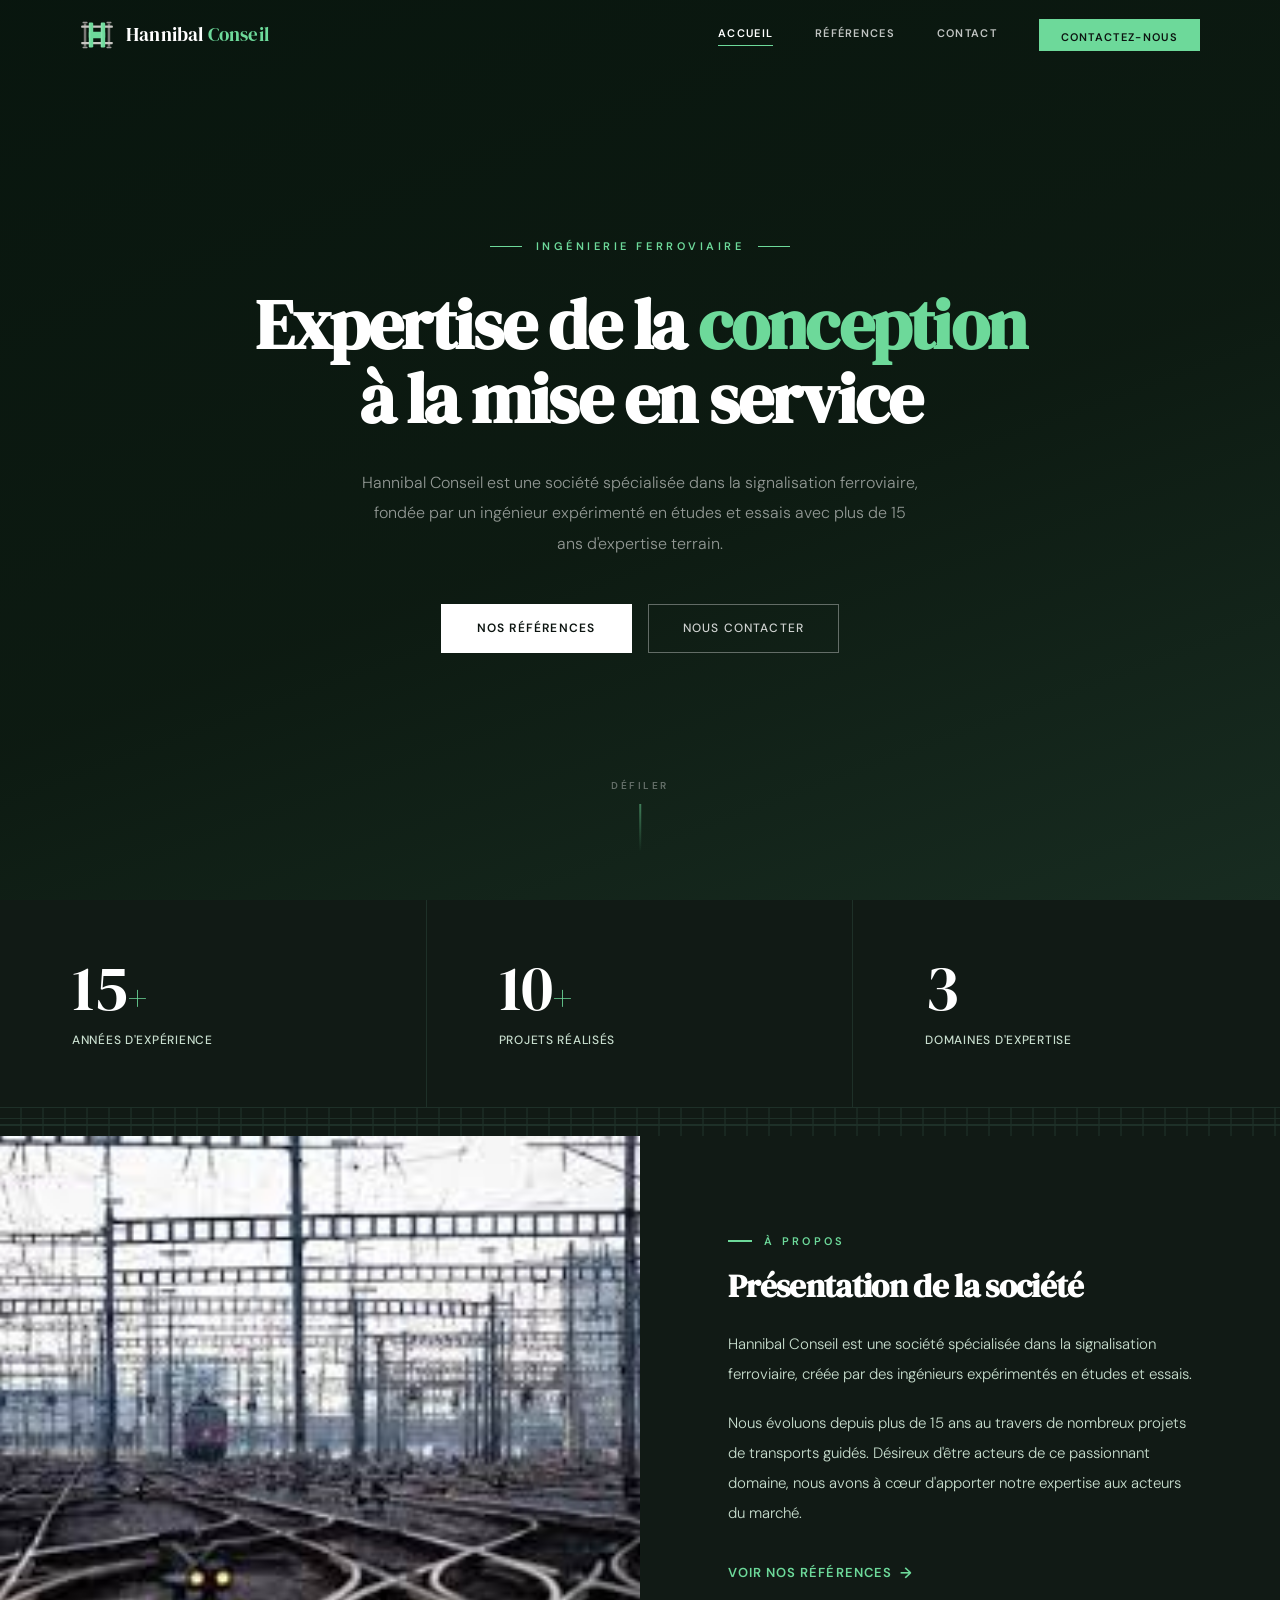
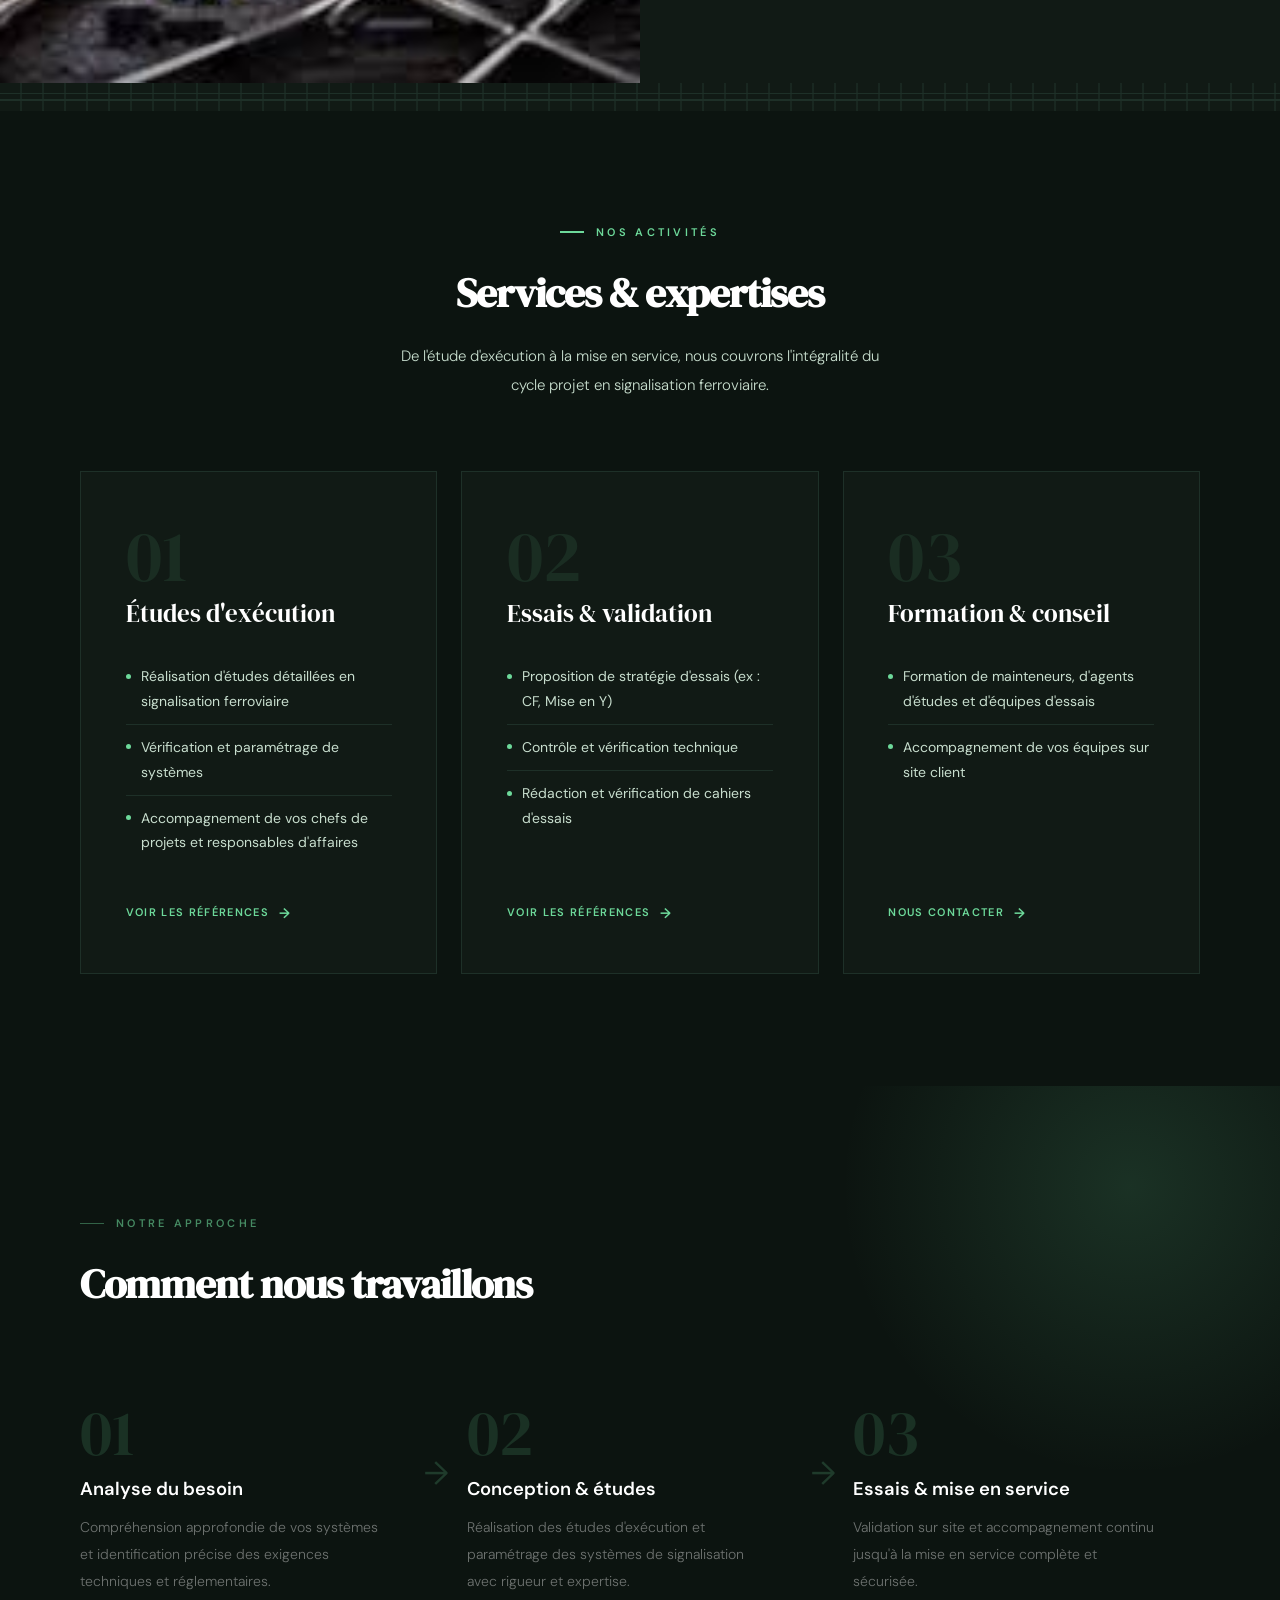
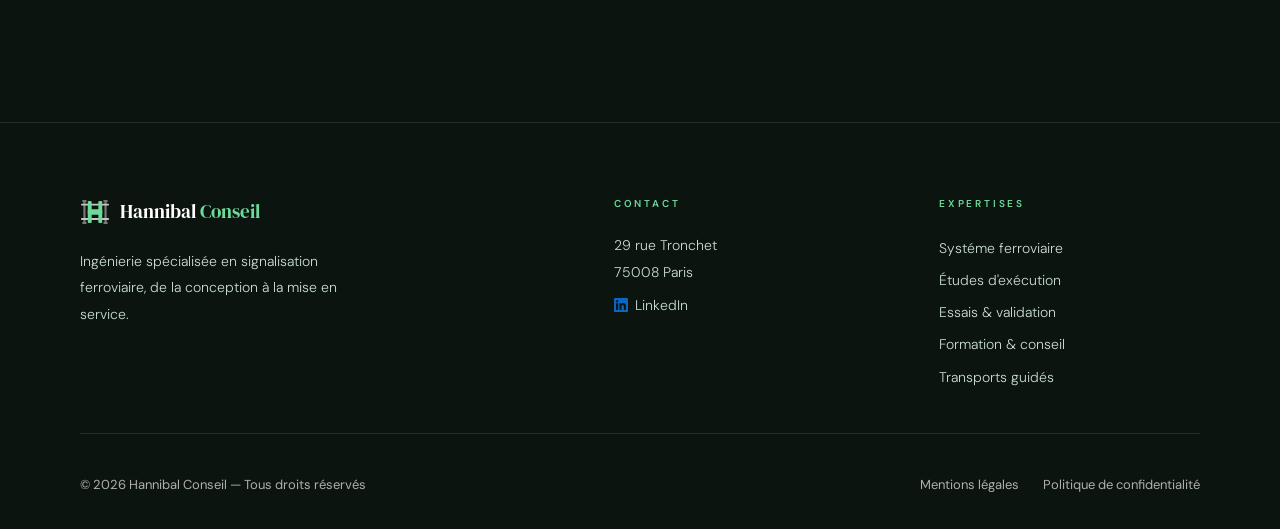
<file: index.html>
<!DOCTYPE html>
<html lang="fr">
<head>
<meta charset="UTF-8">
<link rel="icon" type="image/svg+xml" href="favicon.svg">
<link rel="shortcut icon" href="favicon.svg">
<meta name="viewport" content="width=device-width, initial-scale=1.0">
<title>Hannibal Conseil — Ingénierie en signalisation ferroviaire</title>
<meta name="description" content="Hannibal Conseil, société spécialisée en signalisation ferroviaire : études d'exécution, essais & validation, formations. Plus de 15 ans d'expertise.">
<link href="https://fonts.googleapis.com/css2?family=DM+Sans:wght@300;400;500;600;700&family=DM+Serif+Display&display=swap" rel="stylesheet">
<link rel="stylesheet" href="style.css">
<!-- Google Tag Manager -->
<script>(function(w,d,s,l,i){w[l]=w[l]||[];w[l].push({'gtm.start':
new Date().getTime(),event:'gtm.js'});var f=d.getElementsByTagName(s)[0],
j=d.createElement(s),dl=l!='dataLayer'?'&l='+l:'';j.async=true;j.src=
'https://www.googletagmanager.com/gtm.js?id='+i+dl;f.parentNode.insertBefore(j,f);
})(window,document,'script','dataLayer','GTM-5385WJS5');</script>
<!-- End Google Tag Manager -->
<style>
/* ── HERO PLEIN ÉCRAN CENTRÉ ── */
.hero {
  height: 100vh; min-height: 620px;
  position: relative;
  display: flex; align-items: center; justify-content: center;
  text-align: center; overflow: hidden;
}
.hero-bg { position: absolute; inset: 0; }
.hero-bg video, .hero-bg img {
  position: absolute; inset: 0;
  width: 100%; height: 100%; object-fit: cover;
}
.hero-overlay {
  position: absolute; inset: 0;
  background: linear-gradient(160deg, rgba(8,22,14,.9) 0%, rgba(13,28,18,.78) 55%, rgba(109,217,154,.12) 100%);
}
.hero-content {
  position: relative; z-index: 2;
  padding: calc(var(--nav-h) + 1rem) 2rem 6rem;
  max-width: 900px; width: 100%;
}
.hero-eyebrow {
  font-size: 11px; font-weight: 600; letter-spacing: .32em; text-transform: uppercase;
  color: var(--green-acc); margin-bottom: 2rem;
  display: flex; align-items: center; justify-content: center; gap: 14px;
  animation: fadeUp .8s ease .2s both;
}
.eyebrow-line { display: block; width: 32px; height: 1.5px; background: var(--green-acc); }
.hero h1 {
  font-family: 'DM Serif Display', serif;
  font-size: clamp(2.8rem, 5.5vw, 5.8rem);
  color: var(--white); line-height: 1.05;
  letter-spacing: -.025em; margin-bottom: 2rem;
  animation: fadeUp .9s ease .35s both;
}
.hero h1 span { color: var(--green-acc); }
.hero-desc {
  color: rgba(255,255,255,.55); font-size: 16px; font-weight: 300;
  line-height: 1.9; max-width: 560px; margin: 0 auto 2.8rem;
  animation: fadeUp .8s ease .5s both;
}
.hero-actions {
  display: flex; gap: 1rem; justify-content: center; flex-wrap: wrap;
  animation: fadeUp .8s ease .65s both;
}
.btn-white {
  background: var(--white); color: var(--dark);
  padding: 14px 36px; font-size: 12px; font-weight: 600;
  letter-spacing: .1em; text-transform: uppercase;
  display: inline-block; transition: background .2s, transform .2s;
}
.btn-white:hover { background: #efefef; transform: translateY(-2px); }
.btn-ghost {
  border: 1.5px solid rgba(255,255,255,.35); color: rgba(255,255,255,.8);
  padding: 13px 34px; font-size: 12px; font-weight: 500;
  letter-spacing: .1em; text-transform: uppercase;
  display: inline-block; transition: border-color .2s, color .2s, transform .2s;
}
.btn-ghost:hover { border-color: rgba(255,255,255,.7); color: var(--white); transform: translateY(-2px); }

/* Scroll indicator */
.hero-scroll {
  position: absolute; bottom: 3rem; left: 50%; transform: translateX(-50%);
  z-index: 2; display: flex; flex-direction: column; align-items: center; gap: 10px;
  animation: fadeIn 1.2s ease 1.1s both;
}
.hero-scroll span {
  font-size: 10px; font-weight: 600; letter-spacing: .25em;
  text-transform: uppercase; color: rgba(255,255,255,.35);
}
.hero-scroll-line {
  width: 1.5px; height: 48px;
  background: linear-gradient(to bottom, rgba(109,217,154,.5), transparent);
  animation: pulse 2.5s ease infinite;
}

/* ── CHIFFRES CLÉS ── */
.stats {
  display: grid; grid-template-columns: repeat(3, 1fr);
  border-bottom: 1px solid var(--border); background: var(--bg);
}
.stat-item {
  padding: 3.5rem 4.5rem; display: flex; flex-direction: column; gap: .6rem;
  border-right: 1px solid var(--border);
}
.stat-item:last-child { border-right: none; }
.stat-num { font-family: 'DM Serif Display', serif; font-size: 4rem; color: var(--white); line-height: 1; }
.stat-num span { color: var(--green-acc); font-size: 2.2rem; }
.stat-label { font-size: 12px; font-weight: 500; color: var(--muted); letter-spacing: .06em; text-transform: uppercase; }

/* ── PRÉSENTATION ── */
.presentation { display: grid; grid-template-columns: 1fr 1fr; min-height: 540px; }
.pres-img { position: relative; overflow: hidden; min-height: 400px; }
.pres-img img {
  position: absolute; inset: 0; width: 100%; height: 100%;
  object-fit: cover; transition: transform 6s ease;
}
.pres-img:hover img { transform: scale(1.04); }
.pres-content {
  padding: 6rem 5.5rem; background: var(--bg);
  display: flex; flex-direction: column; justify-content: center;
}
.pres-content h2 {
  font-family: 'DM Serif Display', serif;
  font-size: clamp(1.8rem, 2.6vw, 2.8rem);
  color: var(--white); line-height: 1.15;
  margin-bottom: 1.5rem; letter-spacing: -.02em;
}
.pres-content p { color: var(--muted); font-size: 15px; font-weight: 300; line-height: 2; margin-bottom: 1.2rem; }
.pres-content p:last-of-type { margin-bottom: 2rem; }

/* ── SERVICES — 3 CARTES ── */
.services { padding: 7rem 5rem; background: var(--dark); }
.services-header { text-align: center; margin-bottom: 4.5rem; }
.services-header .section-tag { justify-content: center; }
.services-header h2 {
  font-family: 'DM Serif Display', serif;
  font-size: clamp(2rem, 3.2vw, 3.2rem);
  color: var(--white); letter-spacing: -.025em; margin-bottom: .6rem;
}
.services-sub {
  color: var(--muted); font-size: 15px; max-width: 480px;
  margin: .8rem auto 0; font-weight: 300; line-height: 1.9;
}
.services-cards {
  display: grid; grid-template-columns: repeat(3, 1fr);
  gap: 1.5rem; max-width: 1280px; margin: 0 auto;
}
.service-card {
  background: var(--bg); padding: 3rem 2.8rem;
  border: 1px solid var(--border);
  display: flex; flex-direction: column;
  position: relative; overflow: hidden;
  transition: border-color .3s, box-shadow .35s, transform .35s;
}
.service-card::before {
  content: ''; position: absolute; top: 0; left: 0; right: 0;
  height: 3px; background: linear-gradient(90deg, var(--green), var(--green-acc));
  transform: scaleX(0); transform-origin: left;
  transition: transform .4s ease;
}
.service-card:hover {
  border-color: rgba(109,217,154,.22);
  box-shadow: 0 18px 56px rgba(109,217,154,.07);
  transform: translateY(-6px);
}
.service-card:hover::before { transform: scaleX(1); }
.card-num {
  font-family: 'DM Serif Display', serif;
  font-size: 4.5rem; color: rgba(109,217,154,.1); line-height: 1; margin-bottom: .4rem;
}
.card-title {
  font-family: 'DM Serif Display', serif;
  font-size: 1.55rem; color: var(--white); margin-bottom: 1.6rem; line-height: 1.2;
}
.card-list { list-style: none; flex: 1; margin-bottom: 2.2rem; }
.card-list li {
  font-size: 14px; font-weight: 400; color: var(--muted); line-height: 1.75;
  padding: .65rem 0; border-bottom: 1px solid var(--border);
  display: flex; align-items: flex-start; gap: 10px;
}
.card-list li::before {
  content: ''; display: block; width: 5px; height: 5px;
  background: var(--green-acc); border-radius: 50%;
  margin-top: .58rem; flex-shrink: 0;
}
.card-list li:last-child { border-bottom: none; }
.card-cta {
  display: inline-flex; align-items: center; gap: 10px;
  font-size: 11px; font-weight: 600; letter-spacing: .12em;
  text-transform: uppercase; color: var(--green);
  transition: gap .25s, color .25s;
}
.card-cta::after { content: '→'; font-size: 14px; transition: transform .25s; }
.card-cta:hover { color: var(--green-mid); gap: 14px; }
.card-cta:hover::after { transform: translateX(4px); }

/* ── NOTRE APPROCHE (section sombre) ── */
.processus {
  background: var(--dark); padding: 8rem 5rem;
  position: relative; overflow: hidden;
}
.processus::after {
  content: ''; position: absolute;
  top: -200px; right: -150px;
  width: 600px; height: 600px;
  background: radial-gradient(circle, rgba(109,217,154,.15) 0%, transparent 68%);
  pointer-events: none;
}
.processus .section-tag { color: rgba(109,217,154,.6); }
.processus .section-tag::before { background: rgba(109,217,154,.4); }
.processus h2 {
  font-family: 'DM Serif Display', serif;
  font-size: clamp(2rem, 3.2vw, 3.2rem);
  color: var(--white); letter-spacing: -.025em; margin-bottom: 5rem;
}
.process-grid {
  display: grid;
  grid-template-columns: 1fr 60px 1fr 60px 1fr;
  align-items: start;
  max-width: 1100px;
}
.process-step { padding-right: 1rem; }
.step-num {
  font-family: 'DM Serif Display', serif;
  font-size: 4rem; line-height: 1; margin-bottom: .8rem;
  color: rgba(109,217,154,.15);
}
.process-step h3 {
  color: var(--white); font-size: 1.15rem; font-weight: 600;
  margin-bottom: .8rem; line-height: 1.3;
}
.process-step p {
  color: rgba(255,255,255,.4); font-size: 14px;
  font-weight: 300; line-height: 1.9;
}
.process-arrow {
  display: flex; align-items: center; justify-content: center;
  margin-top: 3.5rem;
  color: rgba(109,217,154,.2); font-size: 2rem; line-height: 1;
}

/* ── CTA BANDE ── */
.cta-band {
  background: var(--dark); padding: 5.5rem 5rem;
  display: flex; align-items: center; justify-content: space-between; gap: 2rem;
  border-top: 1px solid rgba(109,217,154,.1);
}
.cta-band-text h2 {
  font-family: 'DM Serif Display', serif;
  font-size: clamp(1.7rem, 2.5vw, 2.6rem);
  color: var(--white); letter-spacing: -.025em; margin-bottom: .6rem;
}
.cta-band-text p { color: rgba(255,255,255,.48); font-size: 15px; font-weight: 300; }
.btn-green {
  background: var(--green-acc); color: var(--dark);
  padding: 15px 38px; font-size: 12px; font-weight: 700;
  letter-spacing: .12em; text-transform: uppercase;
  white-space: nowrap; display: inline-block;
  transition: background .2s, transform .2s;
}
.btn-green:hover { background: #89e3b0; transform: translateY(-2px); }

/* ════════════════════
   RESPONSIVE INDEX
════════════════════ */
@media (max-width: 1100px) {
  .stat-item { padding: 2.8rem 3.5rem; }
  .pres-content { padding: 5rem 4rem; }
  .services { padding: 6rem 3rem; }
  .processus { padding: 6rem 3rem; }
  .cta-band { padding: 5rem 3rem; }
}

@media (max-width: 900px) {
  .hero { min-height: 100svh; }
  .stats { grid-template-columns: 1fr; }
  .stat-item { border-right: none; border-bottom: 1px solid var(--border); padding: 2rem 2.5rem; }
  .stat-item:last-child { border-bottom: none; }
  .presentation { grid-template-columns: 1fr; }
  .pres-img { min-height: 300px; }
  .pres-content { padding: 4rem 2.5rem; }
  .services { padding: 5rem 2.5rem; }
  .services-cards { grid-template-columns: 1fr; }
  .processus { padding: 5rem 2.5rem; }
  .process-grid { grid-template-columns: 1fr; gap: 3rem; }
  .process-arrow { display: none; }
  .cta-band { flex-direction: column; align-items: flex-start; padding: 4rem 2.5rem; }
}

@media (max-width: 600px) {
  .hero-content { padding: calc(var(--nav-h) + 1rem) 1.5rem 5rem; }
  .hero-desc { max-width: 100%; }
  .hero-actions { flex-direction: column; align-items: center; }
  .btn-white, .btn-ghost { width: 100%; text-align: center; max-width: 280px; }
  .stat-item { padding: 1.8rem 1.5rem; }
  .pres-content { padding: 3rem 1.5rem; }
  .services { padding: 4rem 1.5rem; }
  .service-card { padding: 2.5rem 2rem; }
  .processus { padding: 4rem 1.5rem; }
  .cta-band { padding: 3.5rem 1.5rem; }
  .btn-green { width: 100%; text-align: center; }
}
</style>
</head>
<body>
<!-- Google Tag Manager (noscript) -->
<noscript><iframe src="https://www.googletagmanager.com/ns.html?id=GTM-5385WJS5"
height="0" width="0" style="display:none;visibility:hidden"></iframe></noscript>
<!-- End Google Tag Manager (noscript) -->
<!-- BARRE DE PROGRESSION -->
<div class="scroll-progress" id="scroll-progress"></div>

<!-- BURGER OVERLAY -->
<div class="nav-overlay" id="nav-overlay">
  <a href="index.html">Accueil</a>
  <a href="references.html">Références</a>
  <a href="contact.html">Contact</a>
  <a href="contact.html" class="nav-overlay-cta">Contactez-nous</a>
</div>

<!-- NAV -->
<nav id="navbar">
  <a href="index.html" class="nav-logo">
    <svg viewBox="0 0 54 54" style="width:34px;height:34px;flex-shrink:0" xmlns="http://www.w3.org/2000/svg">
      <rect x="4" y="6" width="8" height="2.5" rx="1" fill="#9a9896"/>
      <rect x="6" y="8.5" width="4" height="37" fill="#787674"/>
      <rect x="4" y="45.5" width="8" height="2.5" rx="1" fill="#9a9896"/>
      <rect x="42" y="6" width="8" height="2.5" rx="1" fill="#9a9896"/>
      <rect x="44" y="8.5" width="4" height="37" fill="#787674"/>
      <rect x="42" y="45.5" width="8" height="2.5" rx="1" fill="#9a9896"/>
      <rect x="2" y="12" width="50" height="3.5" rx="1" fill="#c8c6c2"/>
      <rect x="2" y="38" width="50" height="3.5" rx="1" fill="#c8c6c2"/>
      <rect x="14" y="7" width="7" height="40" rx="2" fill="#6dd99a"/>
      <rect x="33" y="7" width="7" height="40" rx="2" fill="#6dd99a"/>
      <rect x="14" y="22" width="26" height="10" rx="1.5" fill="#6dd99a"/>
      <rect x="14" y="7" width="2.5" height="40" rx="1" fill="white" opacity="0.18"/>
      <rect x="33" y="7" width="2.5" height="40" rx="1" fill="white" opacity="0.18"/>
    </svg>
    <span class="nav-brand">Hannibal <em>Conseil</em></span>
  </a>
  <div class="nav-links">
    <a href="index.html" class="active">Accueil</a>
    <a href="references.html">Références</a>
    <a href="contact.html">Contact</a>
    <a href="contact.html" class="nav-cta">Contactez-nous</a>
  </div>
  <button class="burger" id="burger" aria-label="Menu">
    <span></span><span></span><span></span>
  </button>
</nav>

<!-- HERO PLEIN ÉCRAN -->
<section class="hero">
  <div class="hero-bg">
    <video autoplay muted loop playsinline poster="https://images.pexels.com/videos/5057524/pexels-photo-5057524.jpeg?auto=compress&cs=tinysrgb&fit=crop&h=1080&w=1920">
      <source src="https://videos.pexels.com/video-files/5057524/5057524-uhd_1440_2560_25fps.mp4" type="video/mp4">
    </video>
  </div>
  <div class="hero-overlay"></div>
  <div class="hero-content">
    <div class="hero-eyebrow">
      <span class="eyebrow-line"></span>
      Ingénierie ferroviaire
      <span class="eyebrow-line"></span>
    </div>
    <h1>Expertise de la <span>conception</span><br>à la mise en service</h1>
    <p class="hero-desc">Hannibal Conseil est une société spécialisée dans la signalisation ferroviaire, fondée par un ingénieur expérimenté en études et essais avec plus de 15 ans d'expertise terrain.</p>
    <div class="hero-actions">
      <a href="references.html" class="btn-white">Nos références</a>
      <a href="contact.html" class="btn-ghost">Nous contacter</a>
    </div>
  </div>
  <div class="hero-scroll">
    <span>Défiler</span>
    <div class="hero-scroll-line"></div>
  </div>
</section>

<!-- CHIFFRES CLÉS -->
<div class="stats">
  <div class="stat-item reveal">
    <div class="stat-num">15<span>+</span></div>
    <div class="stat-label">Années d'expérience</div>
  </div>
  <div class="stat-item reveal d1">
    <div class="stat-num">10<span>+</span></div>
    <div class="stat-label">Projets réalisés</div>
  </div>
  <div class="stat-item reveal d2">
    <div class="stat-num">3</div>
    <div class="stat-label">Domaines d'expertise</div>
  </div>
</div>

<!-- RAIL DIVIDER -->
<div class="rail-divider"><div class="rail-divider-sleepers"></div></div>

<!-- PRÉSENTATION -->
<section class="presentation">
  <div class="pres-img">
    <img src="ferro.jpeg" alt="Infrastructure ferroviaire">
  </div>
  <div class="pres-content">
    <div class="section-tag reveal">À propos</div>
    <h2 class="reveal">Présentation de la société</h2>
    <p class="reveal">Hannibal Conseil est une société spécialisée dans la signalisation ferroviaire, créée par des ingénieurs expérimentés en études et essais.</p>
    <p class="reveal d1">Nous évoluons depuis plus de 15 ans au travers de nombreux projets de transports guidés. Désireux d'être acteurs de ce passionnant domaine, nous avons à cœur d'apporter notre expertise aux acteurs du marché.</p>
    <a href="references.html" class="link-arrow reveal d2">Voir nos références <span>→</span></a>
  </div>
</section>

<!-- RAIL DIVIDER -->
<div class="rail-divider"><div class="rail-divider-sleepers"></div></div>

<!-- SERVICES — 3 CARTES -->
<section class="services">
  <div class="services-header">
    <div class="section-tag reveal">Nos activités</div>
    <h2 class="reveal">Services &amp; expertises</h2>
    <p class="services-sub reveal d1">De l'étude d'exécution à la mise en service, nous couvrons l'intégralité du cycle projet en signalisation ferroviaire.</p>
  </div>
  <div class="services-cards">

    <div class="service-card reveal">
      <div class="card-num">01</div>
      <div class="card-title">Études d'exécution</div>
      <ul class="card-list">
        <li>Réalisation d'études détaillées en signalisation ferroviaire</li>
        <li>Vérification et paramétrage de systèmes</li>
        <li>Accompagnement de vos chefs de projets et responsables d'affaires</li>
      </ul>
      <a href="references.html" class="card-cta">Voir les références</a>
    </div>

    <div class="service-card reveal d1">
      <div class="card-num">02</div>
      <div class="card-title">Essais &amp; validation</div>
      <ul class="card-list">
        <li>Proposition de stratégie d'essais (ex : CF, Mise en Y)</li>
        <li>Contrôle et vérification technique</li>
        <li>Rédaction et vérification de cahiers d'essais</li>
      </ul>
      <a href="references.html" class="card-cta">Voir les références</a>
    </div>

    <div class="service-card reveal d2">
      <div class="card-num">03</div>
      <div class="card-title">Formation &amp; conseil</div>
      <ul class="card-list">
        <li>Formation de mainteneurs, d'agents d'études et d'équipes d'essais</li>
        <li>Accompagnement de vos équipes sur site client</li>
      </ul>
      <a href="contact.html" class="card-cta">Nous contacter</a>
    </div>

  </div>
</section>

<!-- NOTRE APPROCHE -->
<section class="processus">
  <div class="section-tag reveal">Notre approche</div>
  <h2 class="reveal">Comment nous travaillons</h2>
  <div class="process-grid">
    <div class="process-step reveal">
      <div class="step-num">01</div>
      <h3>Analyse du besoin</h3>
      <p>Compréhension approfondie de vos systèmes et identification précise des exigences techniques et réglementaires.</p>
    </div>
    <div class="process-arrow reveal d1">→</div>
    <div class="process-step reveal d1">
      <div class="step-num">02</div>
      <h3>Conception &amp; études</h3>
      <p>Réalisation des études d'exécution et paramétrage des systèmes de signalisation avec rigueur et expertise.</p>
    </div>
    <div class="process-arrow reveal d2">→</div>
    <div class="process-step reveal d2">
      <div class="step-num">03</div>
      <h3>Essais &amp; mise en service</h3>
      <p>Validation sur site et accompagnement continu jusqu'à la mise en service complète et sécurisée.</p>
    </div>
  </div>
</section>

<!-- FOOTER -->
<footer>
  <div class="footer-main">
    <div class="footer-inner">
      <div class="footer-col">
        <div class="footer-logo">
          <svg viewBox="0 0 54 54" style="width:30px;height:30px" xmlns="http://www.w3.org/2000/svg">
            <rect x="4" y="6" width="8" height="2.5" rx="1" fill="#9a9896"/>
            <rect x="6" y="8.5" width="4" height="37" fill="#787674"/>
            <rect x="4" y="45.5" width="8" height="2.5" rx="1" fill="#9a9896"/>
            <rect x="42" y="6" width="8" height="2.5" rx="1" fill="#9a9896"/>
            <rect x="44" y="8.5" width="4" height="37" fill="#787674"/>
            <rect x="42" y="45.5" width="8" height="2.5" rx="1" fill="#9a9896"/>
            <rect x="2" y="12" width="50" height="3.5" rx="1" fill="#c8c6c2"/>
            <rect x="2" y="38" width="50" height="3.5" rx="1" fill="#c8c6c2"/>
            <rect x="14" y="7" width="7" height="40" rx="2" fill="#6dd99a"/>
            <rect x="33" y="7" width="7" height="40" rx="2" fill="#6dd99a"/>
            <rect x="14" y="22" width="26" height="10" rx="1.5" fill="#6dd99a"/>
          </svg>
          <span class="footer-name">Hannibal <em>Conseil</em></span>
        </div>
        <p class="footer-desc">Ingénierie spécialisée en signalisation ferroviaire, de la conception à la mise en service.</p>
      </div>
      <div class="footer-col">
        <div class="footer-col-title">Contact</div>
        <p>29 rue Tronchet<br>75008 Paris</p>
        <a href="https://www.linkedin.com/in/wisam-i-6a949890" target="_blank" style="display:inline-flex;align-items:center;gap:7px;margin-top:.5rem">
          <svg xmlns="http://www.w3.org/2000/svg" width="14" height="14" viewBox="0 0 24 24" fill="#0A66C2"><path d="M20.447 20.452h-3.554v-5.569c0-1.328-.027-3.037-1.852-3.037-1.853 0-2.136 1.445-2.136 2.939v5.667H9.351V9h3.414v1.561h.046c.477-.9 1.637-1.85 3.37-1.85 3.601 0 4.267 2.37 4.267 5.455v6.286zM5.337 7.433a2.062 2.062 0 0 1-2.063-2.065 2.064 2.064 0 1 1 2.063 2.065zm1.782 13.019H3.555V9h3.564v11.452zM22.225 0H1.771C.792 0 0 .774 0 1.729v20.542C0 23.227.792 24 1.771 24h20.451C23.2 24 24 23.227 24 22.271V1.729C24 .774 23.2 0 22.222 0h.003z"/></svg>
          LinkedIn
        </a>
      </div>
      <div class="footer-col">
        <div class="footer-col-title">Expertises</div>
        <div class="footer-exp">
          Systéme ferroviaire<br>
          Études d'exécution<br>
          Essais &amp; validation<br>
          Formation &amp; conseil<br>
          Transports guidés
        </div>
      </div>
    </div>
    <div class="footer-bottom">
      <span class="footer-copy">© 2026 Hannibal Conseil — Tous droits réservés</span>
      <div class="footer-legal">
        <a href="mentions-legales.html">Mentions légales</a>
        <a href="privacy-policy.html">Politique de confidentialité</a>
      </div>
    </div>
  </div>
</footer>


<script>
// ── Barre de progression ──
const bar = document.getElementById('scroll-progress');
window.addEventListener('scroll', () => {
  const h = document.documentElement;
  bar.style.width = (h.scrollTop / (h.scrollHeight - h.clientHeight) * 100) + '%';
}, { passive: true });

// ── Nav sticky ──
const nav = document.getElementById('navbar');
let lastY = 0;
window.addEventListener('scroll', () => {
  const y = window.scrollY;
  if (y > 80) {
    nav.classList.add('sticky');
    nav.style.transform = (y > lastY && y > 200) ? 'translateY(-100%)' : 'translateY(0)';
  } else {
    nav.classList.remove('sticky');
    nav.style.transform = 'translateY(0)';
  }
  lastY = y;
}, { passive: true });

// ── Burger menu ──
const burger  = document.getElementById('burger');
const overlay = document.getElementById('nav-overlay');
burger.addEventListener('click', () => {
  burger.classList.toggle('open');
  overlay.classList.toggle('open');
  document.body.style.overflow = burger.classList.contains('open') ? 'hidden' : '';
});
overlay.querySelectorAll('a').forEach(a => {
  a.addEventListener('click', () => {
    burger.classList.remove('open');
    overlay.classList.remove('open');
    document.body.style.overflow = '';
  });
});

// ── Scroll reveal ──
const io = new IntersectionObserver(entries => {
  entries.forEach(e => { if (e.isIntersecting) { e.target.classList.add('visible'); io.unobserve(e.target); } });
}, { threshold: 0.1 });
document.querySelectorAll('.reveal, .reveal-r, .reveal-l').forEach(el => io.observe(el));
</script>
</body>
</html>
</file>
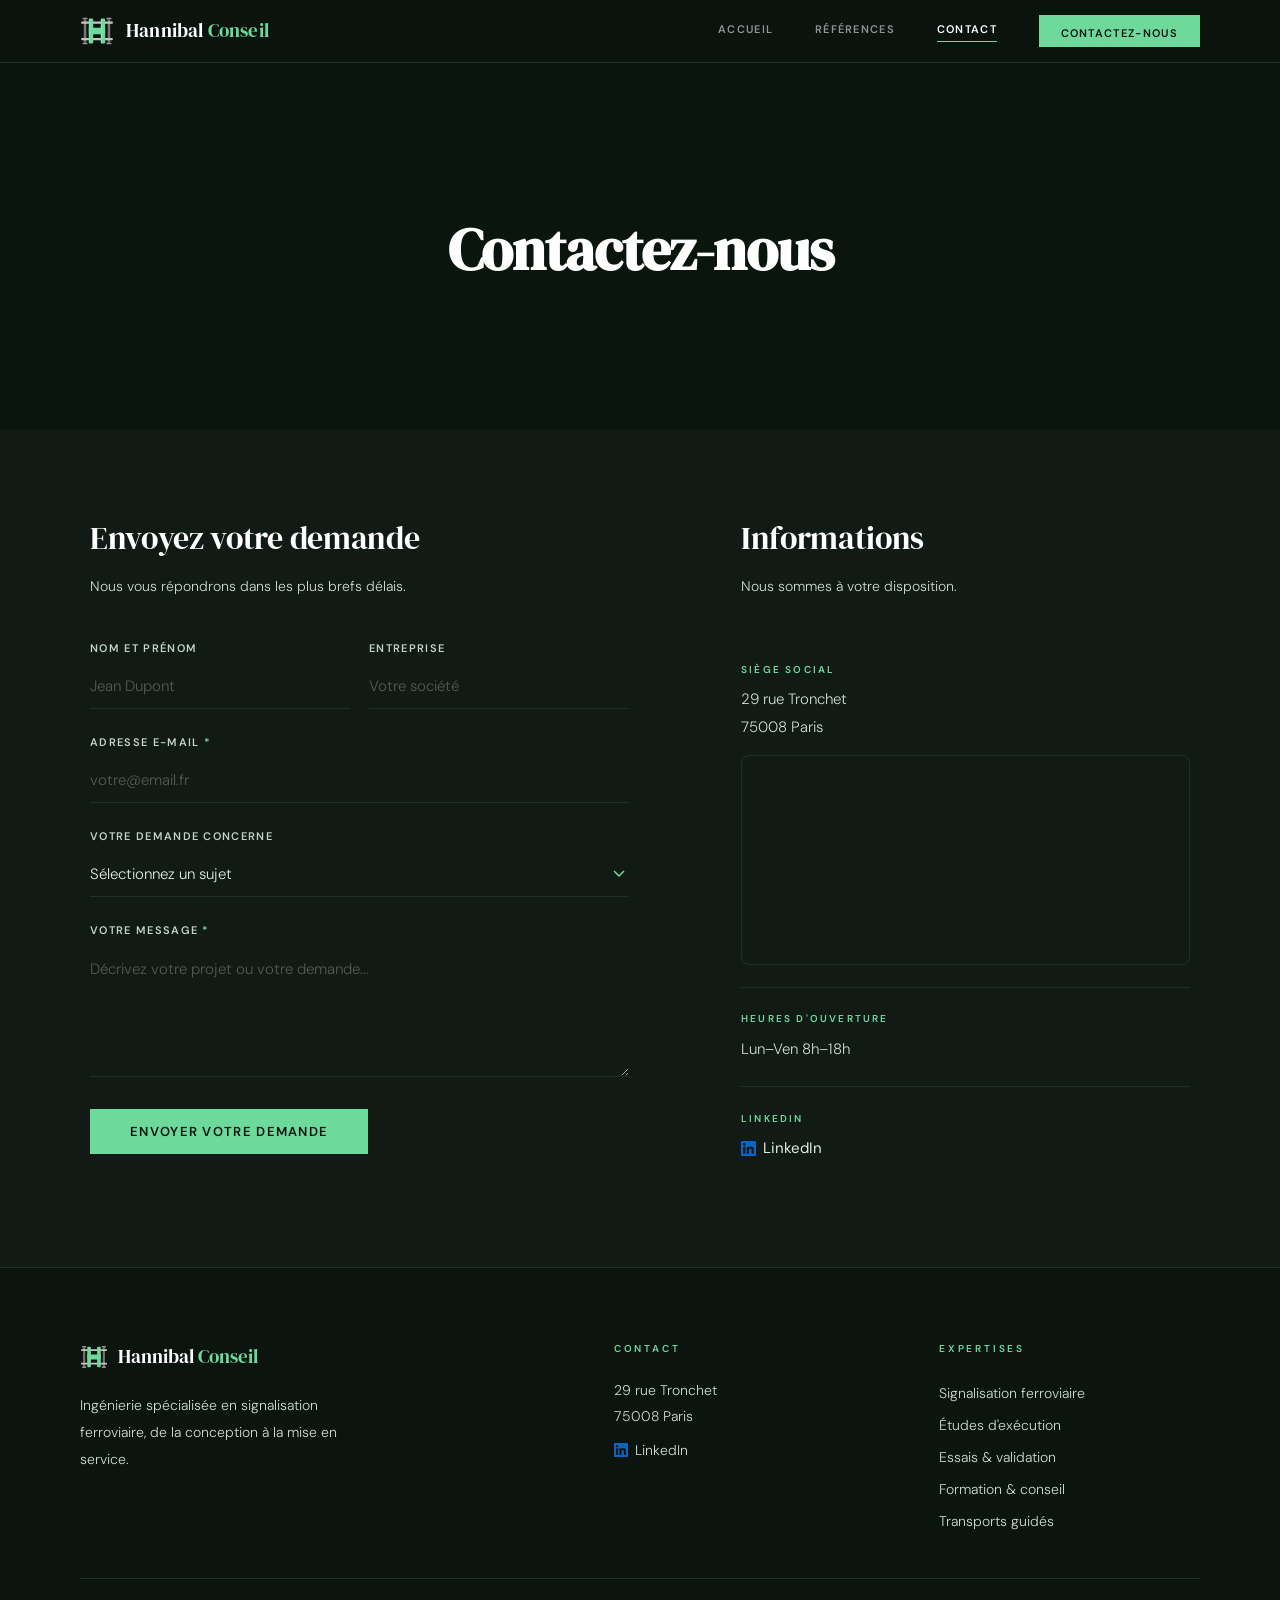
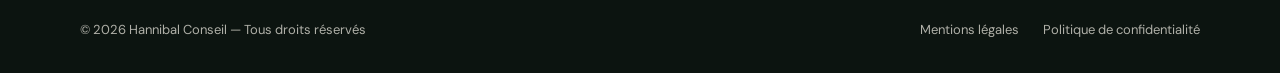
<file: contact.html>
<!DOCTYPE html>
<html lang="fr">
<head>
<meta charset="UTF-8">
<link rel="icon" type="image/svg+xml" href="favicon.svg">
<link rel="shortcut icon" href="favicon.svg">
<meta name="viewport" content="width=device-width, initial-scale=1.0">
<title>Contact — Hannibal Conseil</title>
<meta name="description" content="Contactez Hannibal Conseil pour vos projets de signalisation ferroviaire. Réponse sous 24 à 48h ouvrées.">
<link href="https://fonts.googleapis.com/css2?family=DM+Sans:wght@300;400;500;600;700&family=DM+Serif+Display&display=swap" rel="stylesheet">
<link rel="stylesheet" href="style.css">
<!-- Google Tag Manager -->
<script>(function(w,d,s,l,i){w[l]=w[l]||[];w[l].push({'gtm.start':
new Date().getTime(),event:'gtm.js'});var f=d.getElementsByTagName(s)[0],
j=d.createElement(s),dl=l!='dataLayer'?'&l='+l:'';j.async=true;j.src=
'https://www.googletagmanager.com/gtm.js?id='+i+dl;f.parentNode.insertBefore(j,f);
})(window,document,'script','dataLayer','GTM-5385WJS5');</script>
<!-- End Google Tag Manager -->
<style>
/* ── CONTACT ── */
.contact-wrap { padding: 5rem 5rem; background: var(--bg); }
.contact-grid {
  display: grid; grid-template-columns: 1.2fr 1fr; gap: 7rem;
  max-width: 1100px; margin: 0 auto;
}

.form-title {
  font-family: 'DM Serif Display', serif; font-size: 2rem;
  color: var(--white); margin-bottom: .5rem; letter-spacing: -.01em;
}
.form-sub { color: var(--muted); font-size: 14px; font-weight: 300; margin-bottom: 2.5rem; }
.form-row { display: grid; grid-template-columns: 1fr 1fr; gap: 1.2rem; }
.form-group { margin-bottom: 1.5rem; display: flex; flex-direction: column; gap: 6px; }
.form-group label { font-size: 11px; font-weight: 600; letter-spacing: .12em; text-transform: uppercase; color: var(--mid); }
.form-group input,
.form-group select,
.form-group textarea {
  background: var(--bg); border: none;
  border-bottom: 1.5px solid var(--border);
  padding: 12px 0; font-family: 'DM Sans', sans-serif;
  font-size: 15px; font-weight: 300; color: var(--text);
  outline: none; width: 100%; transition: border-color .25s; appearance: none;
}
.form-group input:focus,
.form-group select:focus,
.form-group textarea:focus { border-bottom-color: var(--green); }
.form-group input::placeholder,
.form-group textarea::placeholder { color: rgba(255,255,255,.28); }
.form-group textarea { resize: vertical; min-height: 130px; }
.form-group select {
  background-image: url("data:image/svg+xml,%3Csvg xmlns='http://www.w3.org/2000/svg' width='12' height='8' viewBox='0 0 12 8'%3E%3Cpath d='M1 1l5 5 5-5' stroke='%236dd99a' stroke-width='1.5' fill='none'/%3E%3C/svg%3E");
  background-repeat: no-repeat; background-position: right 4px center;
  background-color: var(--bg); padding-right: 32px; cursor: pointer;
}
.form-req { color: #6dd99a; }
.btn-submit {
  background: var(--green); color: var(--dark);
  border: none; padding: 14px 40px;
  font-family: 'DM Sans', sans-serif; font-size: 13px; font-weight: 600;
  letter-spacing: .1em; text-transform: uppercase;
  cursor: pointer; transition: background .2s, transform .2s; margin-top: .5rem;
}
.btn-submit:hover { background: var(--green-dk); transform: translateY(-2px); }

/* Infos côté droit */
.info-title {
  font-family: 'DM Serif Display', serif; font-size: 2rem;
  color: var(--white); margin-bottom: .5rem; letter-spacing: -.01em;
}
.info-sub { color: var(--muted); font-size: 14px; font-weight: 300; margin-bottom: 2.5rem; }
.info-block { padding: 1.4rem 0; border-bottom: 1px solid var(--border); }
.info-block:last-of-type { border-bottom: none; }
.info-label { font-size: 10px; font-weight: 600; letter-spacing: .22em; text-transform: uppercase; color: #6dd99a; margin-bottom: .5rem; }
.info-block p { color: var(--muted); font-size: 15px; font-weight: 300; line-height: 1.85; }
.info-block a { color: var(--text); font-size: 15px; font-weight: 400; transition: color .2s; }
.info-block a:hover { color: #6dd99a; }

/* ════════════════════
   RESPONSIVE CONTACT
════════════════════ */
@media (max-width: 1100px) {
  .contact-wrap { padding: 4rem 3rem; }
  .contact-grid { gap: 5rem; }
}

@media (max-width: 900px) {
  .contact-wrap { padding: 3rem 2.5rem; }
  .contact-grid { grid-template-columns: 1fr; gap: 3.5rem; }
}

@media (max-width: 600px) {
  .contact-wrap { padding: 2.5rem 1.5rem; }
  .form-row { grid-template-columns: 1fr; }
  .btn-submit { width: 100%; text-align: center; }
}
</style>
</head>
<body>
<!-- Google Tag Manager (noscript) -->
<noscript><iframe src="https://www.googletagmanager.com/ns.html?id=GTM-5385WJS5"
height="0" width="0" style="display:none;visibility:hidden"></iframe></noscript>
<!-- End Google Tag Manager (noscript) -->
<!-- BARRE DE PROGRESSION -->
<div class="scroll-progress" id="scroll-progress"></div>

<!-- BURGER OVERLAY -->
<div class="nav-overlay" id="nav-overlay">
  <a href="index.html">Accueil</a>
  <a href="references.html">Références</a>
  <a href="contact.html">Contact</a>
  <a href="contact.html" class="nav-overlay-cta">Contactez-nous</a>
</div>

<!-- NAV -->
<nav id="navbar" class="opaque">
  <a href="index.html" class="nav-logo">
    <svg viewBox="0 0 54 54" style="width:34px;height:34px;flex-shrink:0" xmlns="http://www.w3.org/2000/svg">
      <rect x="4" y="6" width="8" height="2.5" rx="1" fill="#9a9896"/>
      <rect x="6" y="8.5" width="4" height="37" fill="#787674"/>
      <rect x="4" y="45.5" width="8" height="2.5" rx="1" fill="#9a9896"/>
      <rect x="42" y="6" width="8" height="2.5" rx="1" fill="#9a9896"/>
      <rect x="44" y="8.5" width="4" height="37" fill="#787674"/>
      <rect x="42" y="45.5" width="8" height="2.5" rx="1" fill="#9a9896"/>
      <rect x="2" y="12" width="50" height="3.5" rx="1" fill="#c8c6c2"/>
      <rect x="2" y="38" width="50" height="3.5" rx="1" fill="#c8c6c2"/>
      <rect x="14" y="7" width="7" height="40" rx="2" fill="#6dd99a"/>
      <rect x="33" y="7" width="7" height="40" rx="2" fill="#6dd99a"/>
      <rect x="14" y="22" width="26" height="10" rx="1.5" fill="#6dd99a"/>
      <rect x="14" y="7" width="2.5" height="40" rx="1" fill="white" opacity="0.18"/>
      <rect x="33" y="7" width="2.5" height="40" rx="1" fill="white" opacity="0.18"/>
    </svg>
    <span class="nav-brand">Hannibal <em>Conseil</em></span>
  </a>
  <div class="nav-links">
    <a href="index.html">Accueil</a>
    <a href="references.html">Références</a>
    <a href="contact.html" class="active">Contact</a>
    <a href="contact.html" class="nav-cta">Contactez-nous</a>
  </div>
  <button class="burger" id="burger" aria-label="Menu">
    <span></span><span></span><span></span>
  </button>
</nav>

<!-- PAGE HERO -->
<div class="page-hero">
  <div class="page-hero-bg" style="background-image:url('https://images.unsplash.com/photo-1671695060824-3ff0fd2e7079?auto=format&fit=crop&w=1920')"></div>
  <div class="page-hero-overlay"></div>
  <div class="page-hero-content">
   <!-- <div class="page-hero-eyebrow">Parlons de votre projet</div>-->
    <h1>Contactez-nous</h1>
  </div>
</div>

<!-- FORMULAIRE + INFOS -->
<section class="contact-wrap">
  <div class="contact-grid">

    <!-- Formulaire -->
    <div class="reveal">
      <div class="form-title">Envoyez votre demande</div>
      <p class="form-sub">Nous vous répondrons dans les plus brefs délais.</p>
      <form name="contact" method="POST" data-netlify="true" data-netlify-honeypot="bot-field" action="/merci.html" id="contact-form">
        <input type="hidden" name="form-name" value="contact">
        <p hidden><input name="bot-field"></p>
        <div class="form-row">
          <div class="form-group">
            <label>Nom et Prénom</label>
            <input type="text" name="from_name" placeholder="Jean Dupont" required>
          </div>
          <div class="form-group">
            <label>Entreprise</label>
            <input type="text" name="company" placeholder="Votre société">
          </div>
        </div>
        <div class="form-group">
          <label>Adresse e-mail <span class="form-req">*</span></label>
          <input type="email" name="reply_to" placeholder="votre@email.fr" required>
        </div>
        <div class="form-group">
          <label>Votre demande concerne</label>
          <select name="subject">
            <option value="" disabled selected>Sélectionnez un sujet</option>
            <option value="Une prestation d'essais">Une prestation d'essais</option>
            <option value="Une prestation d'études">Une prestation d'études</option>
            <option value="Une formation">Une formation</option>
            <option value="Autre">Autre...</option>
          </select>
        </div>
        <div class="form-group">
          <label>Votre message <span class="form-req">*</span></label>
          <textarea name="message" placeholder="Décrivez votre projet ou votre demande..." required></textarea>
        </div>
        <button type="submit" class="btn-submit">Envoyer votre demande</button>
      </form>
    </div>

    <!-- Informations -->
    <div class="reveal d1">
      <div class="info-title">Informations</div>
      <p class="info-sub">Nous sommes à votre disposition.</p>
      <div class="info-block">
        <div class="info-label">Siège social</div>
        <p style="margin-bottom:.8rem">29 rue Tronchet<br>75008 Paris</p>
        <div style="border-radius:8px;overflow:hidden;border:1px solid var(--border);height:210px;">
          <iframe
            src="https://www.google.com/maps/embed?pb=!1m18!1m12!1m3!1d2624.2!2d2.3268!3d48.8742!2m3!1f0!2f0!3f0!3m2!1i1024!2i768!4f13.1!3m3!1m2!1s0x47e66e38d3c62181%3A0x9c63d04e0c48b0c0!2s29%20Rue%20Tronchet%2C%2075008%20Paris!5e0!3m2!1sfr!2sfr!4v1"
            width="100%" height="210" style="border:0;display:block"
            allowfullscreen="" loading="lazy"
            referrerpolicy="no-referrer-when-downgrade"
            title="29 rue Tronchet, Paris 8e">
          </iframe>
        </div>
      </div>
      <div class="info-block">
        <div class="info-label">Heures d'ouverture</div>
        <p>Lun–Ven 8h–18h</p>
      </div>
      <div class="info-block">
        <div class="info-label">LinkedIn</div>
        <a href="https://www.linkedin.com/in/wisam-i-6a949890" target="_blank" style="display:inline-flex;align-items:center;gap:7px;">
  <svg xmlns="http://www.w3.org/2000/svg" width="15" height="15" viewBox="0 0 24 24" fill="#0A66C2"><path d="M20.447 20.452h-3.554v-5.569c0-1.328-.027-3.037-1.852-3.037-1.853 0-2.136 1.445-2.136 2.939v5.667H9.351V9h3.414v1.561h.046c.477-.9 1.637-1.85 3.37-1.85 3.601 0 4.267 2.37 4.267 5.455v6.286zM5.337 7.433a2.062 2.062 0 0 1-2.063-2.065 2.064 2.064 0 1 1 2.063 2.065zm1.782 13.019H3.555V9h3.564v11.452zM22.225 0H1.771C.792 0 0 .774 0 1.729v20.542C0 23.227.792 24 1.771 24h20.451C23.2 24 24 23.227 24 22.271V1.729C24 .774 23.2 0 22.222 0h.003z"/></svg>
  LinkedIn
</a>
      </div>
    </div>

  </div>
</section>

<!-- FOOTER -->
<footer>
  <div class="footer-main">
    <div class="footer-inner">
      <div class="footer-col">
        <div class="footer-logo">
          <svg viewBox="0 0 54 54" style="width:28px;height:28px" xmlns="http://www.w3.org/2000/svg">
            <rect x="4" y="6" width="8" height="2.5" rx="1" fill="#9a9896"/>
            <rect x="6" y="8.5" width="4" height="37" fill="#787674"/>
            <rect x="4" y="45.5" width="8" height="2.5" rx="1" fill="#9a9896"/>
            <rect x="42" y="6" width="8" height="2.5" rx="1" fill="#9a9896"/>
            <rect x="44" y="8.5" width="4" height="37" fill="#787674"/>
            <rect x="42" y="45.5" width="8" height="2.5" rx="1" fill="#9a9896"/>
            <rect x="2" y="12" width="50" height="3.5" rx="1" fill="#c8c6c2"/>
            <rect x="2" y="38" width="50" height="3.5" rx="1" fill="#c8c6c2"/>
            <rect x="14" y="7" width="7" height="40" rx="2" fill="#6dd99a"/>
            <rect x="33" y="7" width="7" height="40" rx="2" fill="#6dd99a"/>
            <rect x="14" y="22" width="26" height="10" rx="1.5" fill="#6dd99a"/>
          </svg>
          <span class="footer-name">Hannibal <em>Conseil</em></span>
        </div>
        <p class="footer-desc">Ingénierie spécialisée en signalisation ferroviaire, de la conception à la mise en service.</p>
      </div>
      <div class="footer-col">
        <div class="footer-col-title">Contact</div>
        <p>29 rue Tronchet<br>75008 Paris</p>
        <a href="https://www.linkedin.com/in/wisam-i-6a949890" target="_blank" style="display:inline-flex;align-items:center;gap:7px;margin-top:.5rem">
          <svg xmlns="http://www.w3.org/2000/svg" width="14" height="14" viewBox="0 0 24 24" fill="#0A66C2"><path d="M20.447 20.452h-3.554v-5.569c0-1.328-.027-3.037-1.852-3.037-1.853 0-2.136 1.445-2.136 2.939v5.667H9.351V9h3.414v1.561h.046c.477-.9 1.637-1.85 3.37-1.85 3.601 0 4.267 2.37 4.267 5.455v6.286zM5.337 7.433a2.062 2.062 0 0 1-2.063-2.065 2.064 2.064 0 1 1 2.063 2.065zm1.782 13.019H3.555V9h3.564v11.452zM22.225 0H1.771C.792 0 0 .774 0 1.729v20.542C0 23.227.792 24 1.771 24h20.451C23.2 24 24 23.227 24 22.271V1.729C24 .774 23.2 0 22.222 0h.003z"/></svg>
          LinkedIn
        </a>
      </div>
      <div class="footer-col">
        <div class="footer-col-title">Expertises</div>
        <div class="footer-exp">
          Signalisation ferroviaire<br>
          Études d'exécution<br>
          Essais &amp; validation<br>
          Formation &amp; conseil<br>
          Transports guidés
        </div>
      </div>
    </div>
    <div class="footer-bottom">
      <span class="footer-copy">© 2026 Hannibal Conseil — Tous droits réservés</span>
      <div class="footer-legal">
        <a href="mentions-legales.html">Mentions légales</a>
        <a href="privacy-policy.html">Politique de confidentialité</a>
      </div>
    </div>
  </div>
</footer>


<script>
const bar = document.getElementById('scroll-progress');
window.addEventListener('scroll', () => {
  const h = document.documentElement;
  bar.style.width = (h.scrollTop / (h.scrollHeight - h.clientHeight) * 100) + '%';
}, { passive: true });

const nav = document.getElementById('navbar');
let lastY = 0;
window.addEventListener('scroll', () => {
  const y = window.scrollY;
  nav.style.transform = (y > lastY && y > 150) ? 'translateY(-100%)' : 'translateY(0)';
  lastY = y;
}, { passive: true });

const burger  = document.getElementById('burger');
const overlay = document.getElementById('nav-overlay');
burger.addEventListener('click', () => {
  burger.classList.toggle('open');
  overlay.classList.toggle('open');
  document.body.style.overflow = burger.classList.contains('open') ? 'hidden' : '';
});
overlay.querySelectorAll('a').forEach(a => {
  a.addEventListener('click', () => {
    burger.classList.remove('open');
    overlay.classList.remove('open');
    document.body.style.overflow = '';
  });
});

const io = new IntersectionObserver(entries => {
  entries.forEach(e => { if (e.isIntersecting) { e.target.classList.add('visible'); io.unobserve(e.target); } });
}, { threshold: 0.1 });
document.querySelectorAll('.reveal').forEach(el => io.observe(el));
</script>
</body>
</html>
</file>
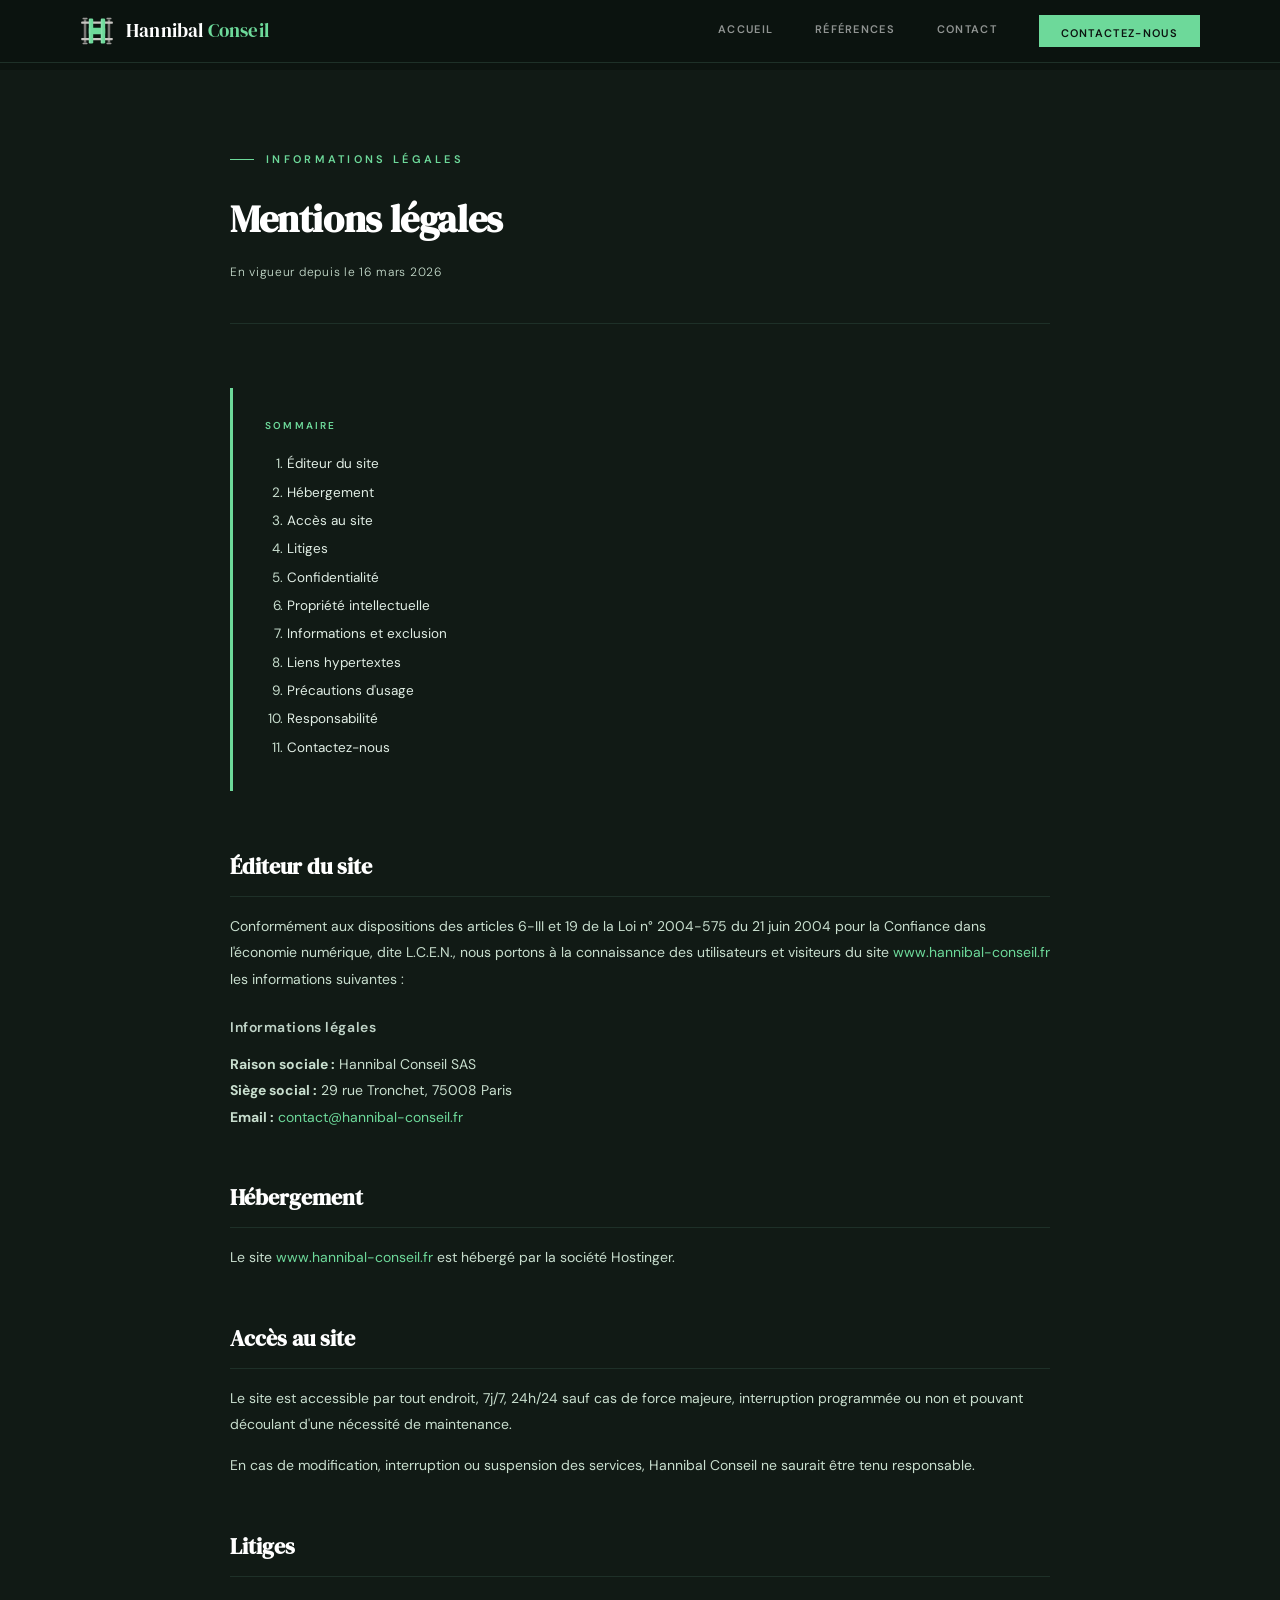
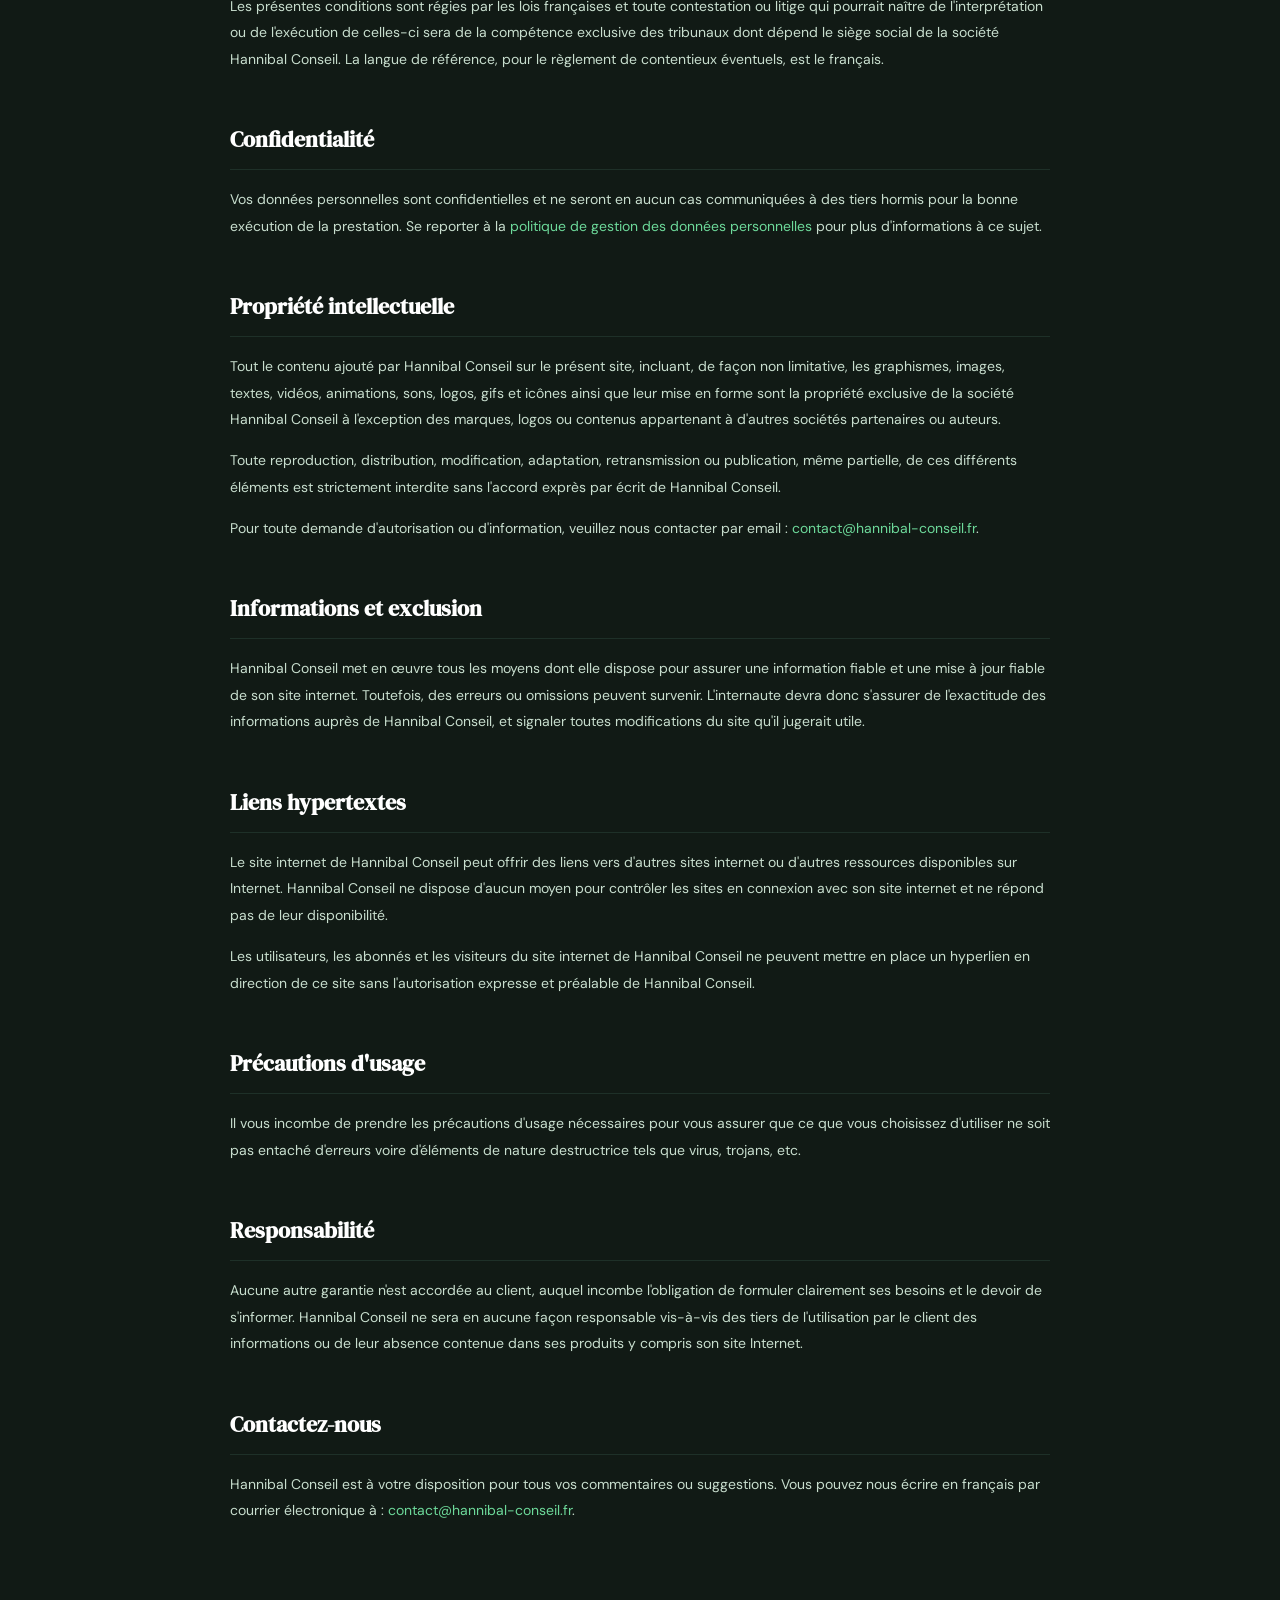
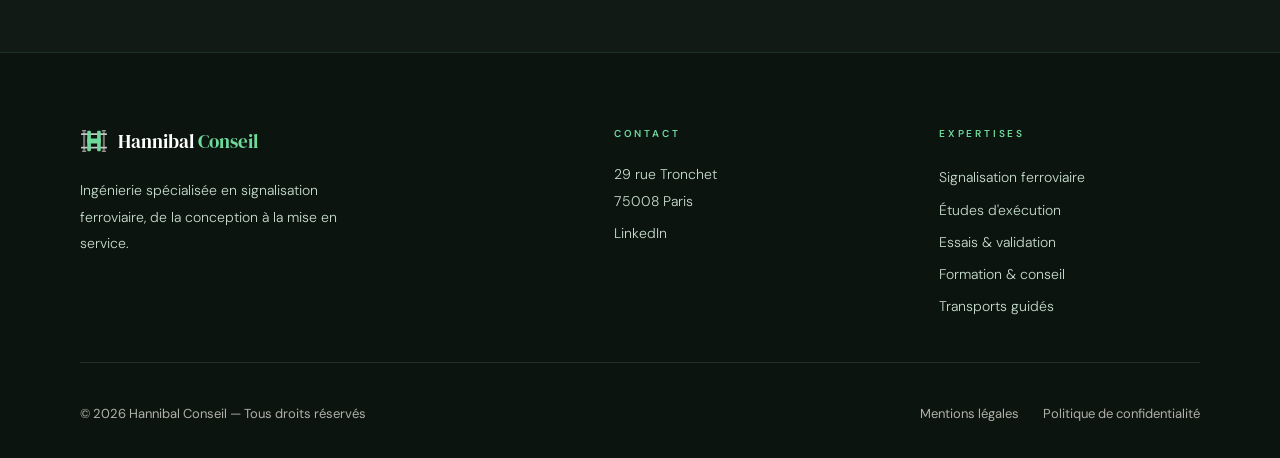
<file: mentions-legales.html>
<!DOCTYPE html>
<html lang="fr">
<head>
<meta charset="UTF-8">
<link rel="icon" type="image/svg+xml" href="favicon.svg">
<link rel="shortcut icon" href="favicon.svg">
<meta name="viewport" content="width=device-width, initial-scale=1.0">
<title>Mentions Légales — Hannibal Conseil</title>
<link href="https://fonts.googleapis.com/css2?family=DM+Sans:wght@300;400;500;600;700&family=DM+Serif+Display&display=swap" rel="stylesheet">
<link rel="stylesheet" href="style.css">
<!-- Google Tag Manager -->
<script>(function(w,d,s,l,i){w[l]=w[l]||[];w[l].push({'gtm.start':
new Date().getTime(),event:'gtm.js'});var f=d.getElementsByTagName(s)[0],
j=d.createElement(s),dl=l!='dataLayer'?'&l='+l:'';j.async=true;j.src=
'https://www.googletagmanager.com/gtm.js?id='+i+dl;f.parentNode.insertBefore(j,f);
})(window,document,'script','dataLayer','GTM-5385WJS5');</script>
<!-- End Google Tag Manager -->
<style>
/* ── PAGE LÉGALE ── */
.legal-wrap {
  padding: 5rem 5rem;
  background: var(--bg);
}
.legal-inner {
  max-width: 820px; margin: 0 auto;
}
.legal-header {
  margin-bottom: 4rem; padding-bottom: 2.5rem;
  border-bottom: 1px solid var(--border);
}
.legal-header h1 {
  font-family: 'DM Serif Display', serif;
  font-size: clamp(1.8rem, 3vw, 2.6rem);
  color: var(--white); letter-spacing: -.01em; margin-bottom: .6rem;
}
.legal-header .update {
  font-size: 12px; color: var(--muted); font-weight: 300; letter-spacing: .06em;
}

.legal-toc {
  background: var(--bg); padding: 1.8rem 2rem;
  border-left: 3px solid var(--green); margin-bottom: 3.5rem;
}
.legal-toc-title {
  font-size: 10px; font-weight: 600; letter-spacing: .22em;
  text-transform: uppercase; color: #6dd99a; margin-bottom: 1rem;
}
.legal-toc ol { padding-left: 1.4rem; }
.legal-toc li { color: var(--muted); font-size: 13.5px; line-height: 2.1; }
.legal-toc a { color: var(--text); transition: color .2s; }
.legal-toc a:hover { color: #6dd99a; }

.legal-section {
  margin-bottom: 3rem; scroll-margin-top: 80px;
}
.legal-section h2 {
  font-family: 'DM Serif Display', serif;
  font-size: 1.4rem; color: var(--white);
  margin-bottom: 1rem; padding-bottom: .6rem;
  border-bottom: 1px solid var(--border);
  display: flex; align-items: baseline; gap: 10px;
}
.legal-section h2 .num {
  font-family: 'DM Sans', sans-serif;
  font-size: .8rem; color: #6dd99a; font-weight: 500; letter-spacing: .06em;
}
.legal-section h3 {
  font-size: 14px; font-weight: 600; color: var(--mid);
  letter-spacing: .04em; margin: 1.4rem 0 .7rem;
}
.legal-section p {
  color: var(--muted); font-size: 14px; line-height: 1.9; margin-bottom: .9rem;
}
.legal-section p:last-child { margin-bottom: 0; }
.legal-section ul {
  padding-left: 1.4rem; margin-bottom: .9rem;
}
.legal-section ul li { color: var(--muted); font-size: 14px; line-height: 1.9; margin-bottom: .3rem; }
.legal-section a { color: #6dd99a; transition: opacity .2s; }
.legal-section a:hover { opacity: .75; }

/* ════════════════════
   RESPONSIVE LÉGALES
════════════════════ */
@media (max-width: 1100px) {
  .legal-wrap { padding: 4rem 3rem; }
}
@media (max-width: 900px) {
  .legal-wrap { padding: 3rem 2.5rem; }
}
@media (max-width: 600px) {
  .legal-wrap { padding: 2.5rem 1.5rem; }
  .legal-toc { padding: 1.4rem 1.2rem; }
}
</style>
</head>
<body>
<!-- Google Tag Manager (noscript) -->
<noscript><iframe src="https://www.googletagmanager.com/ns.html?id=GTM-5385WJS5"
height="0" width="0" style="display:none;visibility:hidden"></iframe></noscript>
<!-- End Google Tag Manager (noscript) -->
<!-- BURGER OVERLAY -->
<div class="nav-overlay" id="nav-overlay">
  <a href="index.html">Accueil</a>
  <a href="references.html">Références</a>
  <a href="contact.html">Contact</a>
  <a href="contact.html" class="nav-overlay-cta">Contactez-nous</a>
</div>

<!-- NAV -->
<nav id="navbar" class="opaque">
  <a href="index.html" class="nav-logo">
    <svg viewBox="0 0 54 54" style="width:34px;height:34px;flex-shrink:0" xmlns="http://www.w3.org/2000/svg">
      <rect x="4" y="6" width="8" height="2.5" rx="1" fill="#9a9896"/>
      <rect x="6" y="8.5" width="4" height="37" fill="#787674"/>
      <rect x="4" y="45.5" width="8" height="2.5" rx="1" fill="#9a9896"/>
      <rect x="42" y="6" width="8" height="2.5" rx="1" fill="#9a9896"/>
      <rect x="44" y="8.5" width="4" height="37" fill="#787674"/>
      <rect x="42" y="45.5" width="8" height="2.5" rx="1" fill="#9a9896"/>
      <rect x="2" y="12" width="50" height="3.5" rx="1" fill="#c8c6c2"/>
      <rect x="2" y="38" width="50" height="3.5" rx="1" fill="#c8c6c2"/>
      <rect x="14" y="7" width="7" height="40" rx="2" fill="#6dd99a"/>
      <rect x="33" y="7" width="7" height="40" rx="2" fill="#6dd99a"/>
      <rect x="14" y="22" width="26" height="10" rx="1.5" fill="#6dd99a"/>
      <rect x="14" y="7" width="2.5" height="40" rx="1" fill="white" opacity="0.18"/>
      <rect x="33" y="7" width="2.5" height="40" rx="1" fill="white" opacity="0.18"/>
    </svg>
    <span class="nav-brand">Hannibal <em>Conseil</em></span>
  </a>
  <div class="nav-links">
    <a href="index.html">Accueil</a>
    <a href="references.html">Références</a>
    <a href="contact.html">Contact</a>
    <a href="contact.html" class="nav-cta">Contactez-nous</a>
  </div>
  <button class="burger" id="burger" aria-label="Menu">
    <span></span><span></span><span></span>
  </button>
</nav>

<!-- CORPS -->
<div class="legal-wrap" style="margin-top:var(--nav-h)">
  <div class="legal-inner">

    <div class="legal-header">
      <div class="section-tag">Informations légales</div>
      <h1>Mentions légales</h1>
      <p class="update">En vigueur depuis le 16 mars 2026</p>
    </div>

    <div class="legal-toc">
      <div class="legal-toc-title">Sommaire</div>
      <ol>
        <li><a href="#s1">Éditeur du site</a></li>
        <li><a href="#s2">Hébergement</a></li>
        <li><a href="#s3">Accès au site</a></li>
        <li><a href="#s4">Litiges</a></li>
        <li><a href="#s5">Confidentialité</a></li>
        <li><a href="#s6">Propriété intellectuelle</a></li>
        <li><a href="#s7">Informations et exclusion</a></li>
        <li><a href="#s8">Liens hypertextes</a></li>
        <li><a href="#s9">Précautions d'usage</a></li>
        <li><a href="#s10">Responsabilité</a></li>
        <li><a href="#s11">Contactez-nous</a></li>
      </ol>
    </div>

    <div id="s1" class="legal-section">
      <h2>Éditeur du site</h2>
      <p>Conformément aux dispositions des articles 6-III et 19 de la Loi n° 2004-575 du 21 juin 2004 pour la Confiance dans l'économie numérique, dite L.C.E.N., nous portons à la connaissance des utilisateurs et visiteurs du site <a href="https://www.hannibal-conseil.fr">www.hannibal-conseil.fr</a> les informations suivantes :</p>
      <h3>Informations légales</h3>
      <p><strong>Raison sociale :</strong> Hannibal Conseil SAS<br>
      <strong>Siège social :</strong> 29 rue Tronchet, 75008 Paris<br>
      <strong>Email :</strong> <a href="mailto:contact@hannibal-conseil.fr">contact@hannibal-conseil.fr</a></p>
    </div>

    <div id="s2" class="legal-section">
      <h2>Hébergement</h2>
      <p>Le site <a href="https://www.hannibal-conseil.fr">www.hannibal-conseil.fr</a> est hébergé par la société Hostinger.</p>
    </div>

    <div id="s3" class="legal-section">
      <h2>Accès au site</h2>
      <p>Le site est accessible par tout endroit, 7j/7, 24h/24 sauf cas de force majeure, interruption programmée ou non et pouvant découlant d'une nécessité de maintenance.</p>
      <p>En cas de modification, interruption ou suspension des services, Hannibal Conseil ne saurait être tenu responsable.</p>
    </div>

    <div id="s4" class="legal-section">
      <h2>Litiges</h2>
      <p>Les présentes conditions sont régies par les lois françaises et toute contestation ou litige qui pourrait naître de l'interprétation ou de l'exécution de celles-ci sera de la compétence exclusive des tribunaux dont dépend le siège social de la société Hannibal Conseil. La langue de référence, pour le règlement de contentieux éventuels, est le français.</p>
    </div>

    <div id="s5" class="legal-section">
      <h2>Confidentialité</h2>
      <p>Vos données personnelles sont confidentielles et ne seront en aucun cas communiquées à des tiers hormis pour la bonne exécution de la prestation. Se reporter à la <a href="privacy-policy.html">politique de gestion des données personnelles</a> pour plus d'informations à ce sujet.</p>
    </div>

    <div id="s6" class="legal-section">
      <h2>Propriété intellectuelle</h2>
      <p>Tout le contenu ajouté par Hannibal Conseil sur le présent site, incluant, de façon non limitative, les graphismes, images, textes, vidéos, animations, sons, logos, gifs et icônes ainsi que leur mise en forme sont la propriété exclusive de la société Hannibal Conseil à l'exception des marques, logos ou contenus appartenant à d'autres sociétés partenaires ou auteurs.</p>
      <p>Toute reproduction, distribution, modification, adaptation, retransmission ou publication, même partielle, de ces différents éléments est strictement interdite sans l'accord exprès par écrit de Hannibal Conseil.</p>
      <p>Pour toute demande d'autorisation ou d'information, veuillez nous contacter par email : <a href="mailto:contact@hannibal-conseil.fr">contact@hannibal-conseil.fr</a>.</p>
    </div>

    <div id="s7" class="legal-section">
      <h2>Informations et exclusion</h2>
      <p>Hannibal Conseil met en œuvre tous les moyens dont elle dispose pour assurer une information fiable et une mise à jour fiable de son site internet. Toutefois, des erreurs ou omissions peuvent survenir. L'internaute devra donc s'assurer de l'exactitude des informations auprès de Hannibal Conseil, et signaler toutes modifications du site qu'il jugerait utile.</p>
    </div>

    <div id="s8" class="legal-section">
      <h2>Liens hypertextes</h2>
      <p>Le site internet de Hannibal Conseil peut offrir des liens vers d'autres sites internet ou d'autres ressources disponibles sur Internet. Hannibal Conseil ne dispose d'aucun moyen pour contrôler les sites en connexion avec son site internet et ne répond pas de leur disponibilité.</p>
      <p>Les utilisateurs, les abonnés et les visiteurs du site internet de Hannibal Conseil ne peuvent mettre en place un hyperlien en direction de ce site sans l'autorisation expresse et préalable de Hannibal Conseil.</p>
    </div>

    <div id="s9" class="legal-section">
      <h2>Précautions d'usage</h2>
      <p>Il vous incombe de prendre les précautions d'usage nécessaires pour vous assurer que ce que vous choisissez d'utiliser ne soit pas entaché d'erreurs voire d'éléments de nature destructrice tels que virus, trojans, etc.</p>
    </div>

    <div id="s10" class="legal-section">
      <h2>Responsabilité</h2>
      <p>Aucune autre garantie n'est accordée au client, auquel incombe l'obligation de formuler clairement ses besoins et le devoir de s'informer. Hannibal Conseil ne sera en aucune façon responsable vis-à-vis des tiers de l'utilisation par le client des informations ou de leur absence contenue dans ses produits y compris son site Internet.</p>
    </div>

    <div id="s11" class="legal-section">
      <h2>Contactez-nous</h2>
      <p>Hannibal Conseil est à votre disposition pour tous vos commentaires ou suggestions. Vous pouvez nous écrire en français par courrier électronique à : <a href="mailto:contact@hannibal-conseil.fr">contact@hannibal-conseil.fr</a>.</p>
    </div>

  </div>
</div>

<!-- FOOTER -->
<footer>
  <div class="footer-main">
  <div class="footer-inner">
    <div class="footer-col">
      <div class="footer-logo">
        <svg viewBox="0 0 54 54" style="width:28px;height:28px" xmlns="http://www.w3.org/2000/svg">
          <rect x="4" y="6" width="8" height="2.5" rx="1" fill="#9a9896"/>
          <rect x="6" y="8.5" width="4" height="37" fill="#787674"/>
          <rect x="4" y="45.5" width="8" height="2.5" rx="1" fill="#9a9896"/>
          <rect x="42" y="6" width="8" height="2.5" rx="1" fill="#9a9896"/>
          <rect x="44" y="8.5" width="4" height="37" fill="#787674"/>
          <rect x="42" y="45.5" width="8" height="2.5" rx="1" fill="#9a9896"/>
          <rect x="2" y="12" width="50" height="3.5" rx="1" fill="#c8c6c2"/>
          <rect x="2" y="38" width="50" height="3.5" rx="1" fill="#c8c6c2"/>
          <rect x="14" y="7" width="7" height="40" rx="2" fill="#6dd99a"/>
          <rect x="33" y="7" width="7" height="40" rx="2" fill="#6dd99a"/>
          <rect x="14" y="22" width="26" height="10" rx="1.5" fill="#6dd99a"/>
        </svg>
        <span class="footer-name">Hannibal <em>Conseil</em></span>
      </div>
      <p class="footer-desc">Ingénierie spécialisée en signalisation ferroviaire, de la conception à la mise en service.</p>
    </div>
    <div class="footer-col">
      <div class="footer-col-title">Contact</div>
      <p>29 rue Tronchet<br>75008 Paris</p>
      <a href="https://www.linkedin.com/in/wisam-i-6a949890" target="_blank" style="margin-top:.4rem;display:block">LinkedIn</a>
    </div>
    <div class="footer-col">
      <div class="footer-col-title">Expertises</div>
      <div class="footer-exp">
        Signalisation ferroviaire<br>
        Études d'exécution<br>
        Essais &amp; validation<br>
        Formation &amp; conseil<br>
        Transports guidés
      </div>
    </div>
  </div>
  <div class="footer-bottom">
    <span class="footer-copy">© 2026 Hannibal Conseil — Tous droits réservés</span>
    <div class="footer-legal">
      <a href="mentions-legales.html">Mentions légales</a>
      <a href="privacy-policy.html">Politique de confidentialité</a>
    </div>
  </div>
  </div>
</footer>

<script>
const nav = document.getElementById('navbar');
let lastY = 0;
window.addEventListener('scroll', () => {
  const y = window.scrollY;
  nav.style.transform = (y > lastY && y > 150) ? 'translateY(-100%)' : 'translateY(0)';
  lastY = y;
}, { passive: true });

const burger  = document.getElementById('burger');
const overlay = document.getElementById('nav-overlay');
burger.addEventListener('click', () => {
  burger.classList.toggle('open');
  overlay.classList.toggle('open');
  document.body.style.overflow = burger.classList.contains('open') ? 'hidden' : '';
});
overlay.querySelectorAll('a').forEach(a => {
  a.addEventListener('click', () => {
    burger.classList.remove('open');
    overlay.classList.remove('open');
    document.body.style.overflow = '';
  });
});
</script>
</body>
</html>
</file>
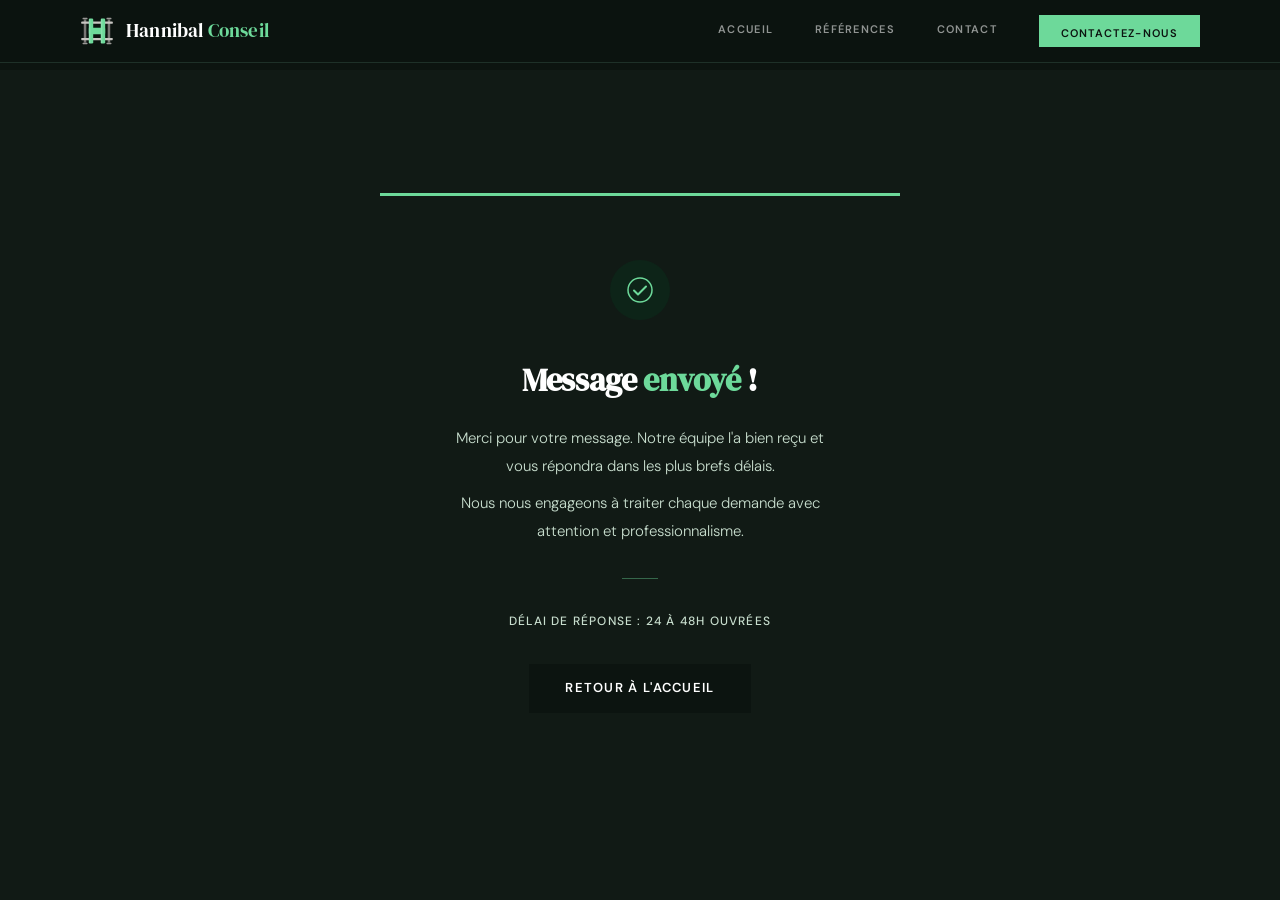
<file: merci.html>
<!DOCTYPE html>
<html lang="fr">
<head>
<meta charset="UTF-8">
<link rel="icon" type="image/svg+xml" href="favicon.svg">
<link rel="shortcut icon" href="favicon.svg">
<meta name="viewport" content="width=device-width, initial-scale=1.0">
<title>Message envoyé — Hannibal Conseil</title>
<link href="https://fonts.googleapis.com/css2?family=DM+Sans:wght@300;400;500;600;700&family=DM+Serif+Display&display=swap" rel="stylesheet">
<link rel="stylesheet" href="style.css">
<!-- Google Tag Manager -->
<script>(function(w,d,s,l,i){w[l]=w[l]||[];w[l].push({'gtm.start':
new Date().getTime(),event:'gtm.js'});var f=d.getElementsByTagName(s)[0],
j=d.createElement(s),dl=l!='dataLayer'?'&l='+l:'';j.async=true;j.src=
'https://www.googletagmanager.com/gtm.js?id='+i+dl;f.parentNode.insertBefore(j,f);
})(window,document,'script','dataLayer','GTM-5385WJS5');</script>
<!-- End Google Tag Manager -->
<style>
.merci-wrap {
  margin-top: var(--nav-h);
  min-height: calc(100svh - var(--nav-h));
  display: flex; align-items: center; justify-content: center;
  background: var(--bg); padding: 4rem 1.5rem;
}
.merci-card {
  background: var(--bg); max-width: 520px; width: 100%;
  padding: 4rem; border-top: 3px solid var(--green); text-align: center;
}
.merci-icon {
  width: 60px; height: 60px; background: var(--green-lt); border-radius: 50%;
  display: flex; align-items: center; justify-content: center;
  margin: 0 auto 2rem;
}
.merci-title {
  font-family: 'DM Serif Display', serif; font-size: clamp(1.6rem, 3vw, 2rem);
  color: var(--white); margin-bottom: 1rem; letter-spacing: -.01em;
}
.merci-title em { color: var(--green); font-style: normal; }
.merci-text { color: var(--muted); font-size: 15px; font-weight: 300; line-height: 1.9; margin-bottom: .5rem; }
.merci-sep { width: 36px; height: 1.5px; background: var(--green); margin: 2rem auto; opacity: .4; }
.merci-delay { font-size: 12px; font-weight: 500; letter-spacing: .1em; text-transform: uppercase; color: var(--muted); margin-bottom: 2rem; }
.btn-home {
  display: inline-block; background: var(--dark); color: var(--white);
  padding: 13px 36px; font-size: 13px; font-weight: 600;
  letter-spacing: .1em; text-transform: uppercase;
  transition: background .2s, transform .2s;
}
.btn-home:hover { background: var(--green); transform: translateY(-2px); }

@media (max-width: 600px) {
  .merci-card { padding: 2.5rem 1.5rem; }
  .btn-home { width: 100%; text-align: center; }
}
</style>
</head>
<body>
<!-- Google Tag Manager (noscript) -->
<noscript><iframe src="https://www.googletagmanager.com/ns.html?id=GTM-5385WJS5"
height="0" width="0" style="display:none;visibility:hidden"></iframe></noscript>
<!-- End Google Tag Manager (noscript) -->
<!-- BURGER OVERLAY -->
<div class="nav-overlay" id="nav-overlay">
  <a href="index.html">Accueil</a>
  <a href="references.html">Références</a>
  <a href="contact.html">Contact</a>
  <a href="contact.html" class="nav-overlay-cta">Contactez-nous</a>
</div>

<!-- NAV -->
<nav id="navbar" class="opaque">
  <a href="index.html" class="nav-logo">
    <svg viewBox="0 0 54 54" style="width:34px;height:34px;flex-shrink:0" xmlns="http://www.w3.org/2000/svg">
      <rect x="4" y="6" width="8" height="2.5" rx="1" fill="#9a9896"/>
      <rect x="6" y="8.5" width="4" height="37" fill="#787674"/>
      <rect x="4" y="45.5" width="8" height="2.5" rx="1" fill="#9a9896"/>
      <rect x="42" y="6" width="8" height="2.5" rx="1" fill="#9a9896"/>
      <rect x="44" y="8.5" width="4" height="37" fill="#787674"/>
      <rect x="42" y="45.5" width="8" height="2.5" rx="1" fill="#9a9896"/>
      <rect x="2" y="12" width="50" height="3.5" rx="1" fill="#c8c6c2"/>
      <rect x="2" y="38" width="50" height="3.5" rx="1" fill="#c8c6c2"/>
      <rect x="14" y="7" width="7" height="40" rx="2" fill="#6dd99a"/>
      <rect x="33" y="7" width="7" height="40" rx="2" fill="#6dd99a"/>
      <rect x="14" y="22" width="26" height="10" rx="1.5" fill="#6dd99a"/>
      <rect x="14" y="7" width="2.5" height="40" rx="1" fill="white" opacity="0.18"/>
      <rect x="33" y="7" width="2.5" height="40" rx="1" fill="white" opacity="0.18"/>
    </svg>
    <span class="nav-brand">Hannibal <em>Conseil</em></span>
  </a>
  <div class="nav-links">
    <a href="index.html">Accueil</a>
    <a href="references.html">Références</a>
    <a href="contact.html">Contact</a>
    <a href="contact.html" class="nav-cta">Contactez-nous</a>
  </div>
  <button class="burger" id="burger" aria-label="Menu">
    <span></span><span></span><span></span>
  </button>
</nav>

<div class="merci-wrap">
  <div class="merci-card">
    <div class="merci-icon">
      <svg width="28" height="28" viewBox="0 0 28 28" fill="none">
        <circle cx="14" cy="14" r="12" stroke="#6dd99a" stroke-width="1.5"/>
        <path d="M8 14.5l4 4 8-8" stroke="#6dd99a" stroke-width="2" stroke-linecap="round" stroke-linejoin="round"/>
      </svg>
    </div>
    <h1 class="merci-title">Message <em>envoyé</em> !</h1>
    <p class="merci-text">Merci pour votre message. Notre équipe l'a bien reçu et vous répondra dans les plus brefs délais.</p>
    <p class="merci-text">Nous nous engageons à traiter chaque demande avec attention et professionnalisme.</p>
    <div class="merci-sep"></div>
    <p class="merci-delay">Délai de réponse : 24 à 48h ouvrées</p>
    <a href="index.html" class="btn-home">Retour à l'accueil</a>
  </div>
</div>

<script>
const burger  = document.getElementById('burger');
const overlay = document.getElementById('nav-overlay');
burger.addEventListener('click', () => {
  burger.classList.toggle('open');
  overlay.classList.toggle('open');
  document.body.style.overflow = burger.classList.contains('open') ? 'hidden' : '';
});
overlay.querySelectorAll('a').forEach(a => {
  a.addEventListener('click', () => {
    burger.classList.remove('open');
    overlay.classList.remove('open');
    document.body.style.overflow = '';
  });
});
</script>
</body>
</html>
</file>
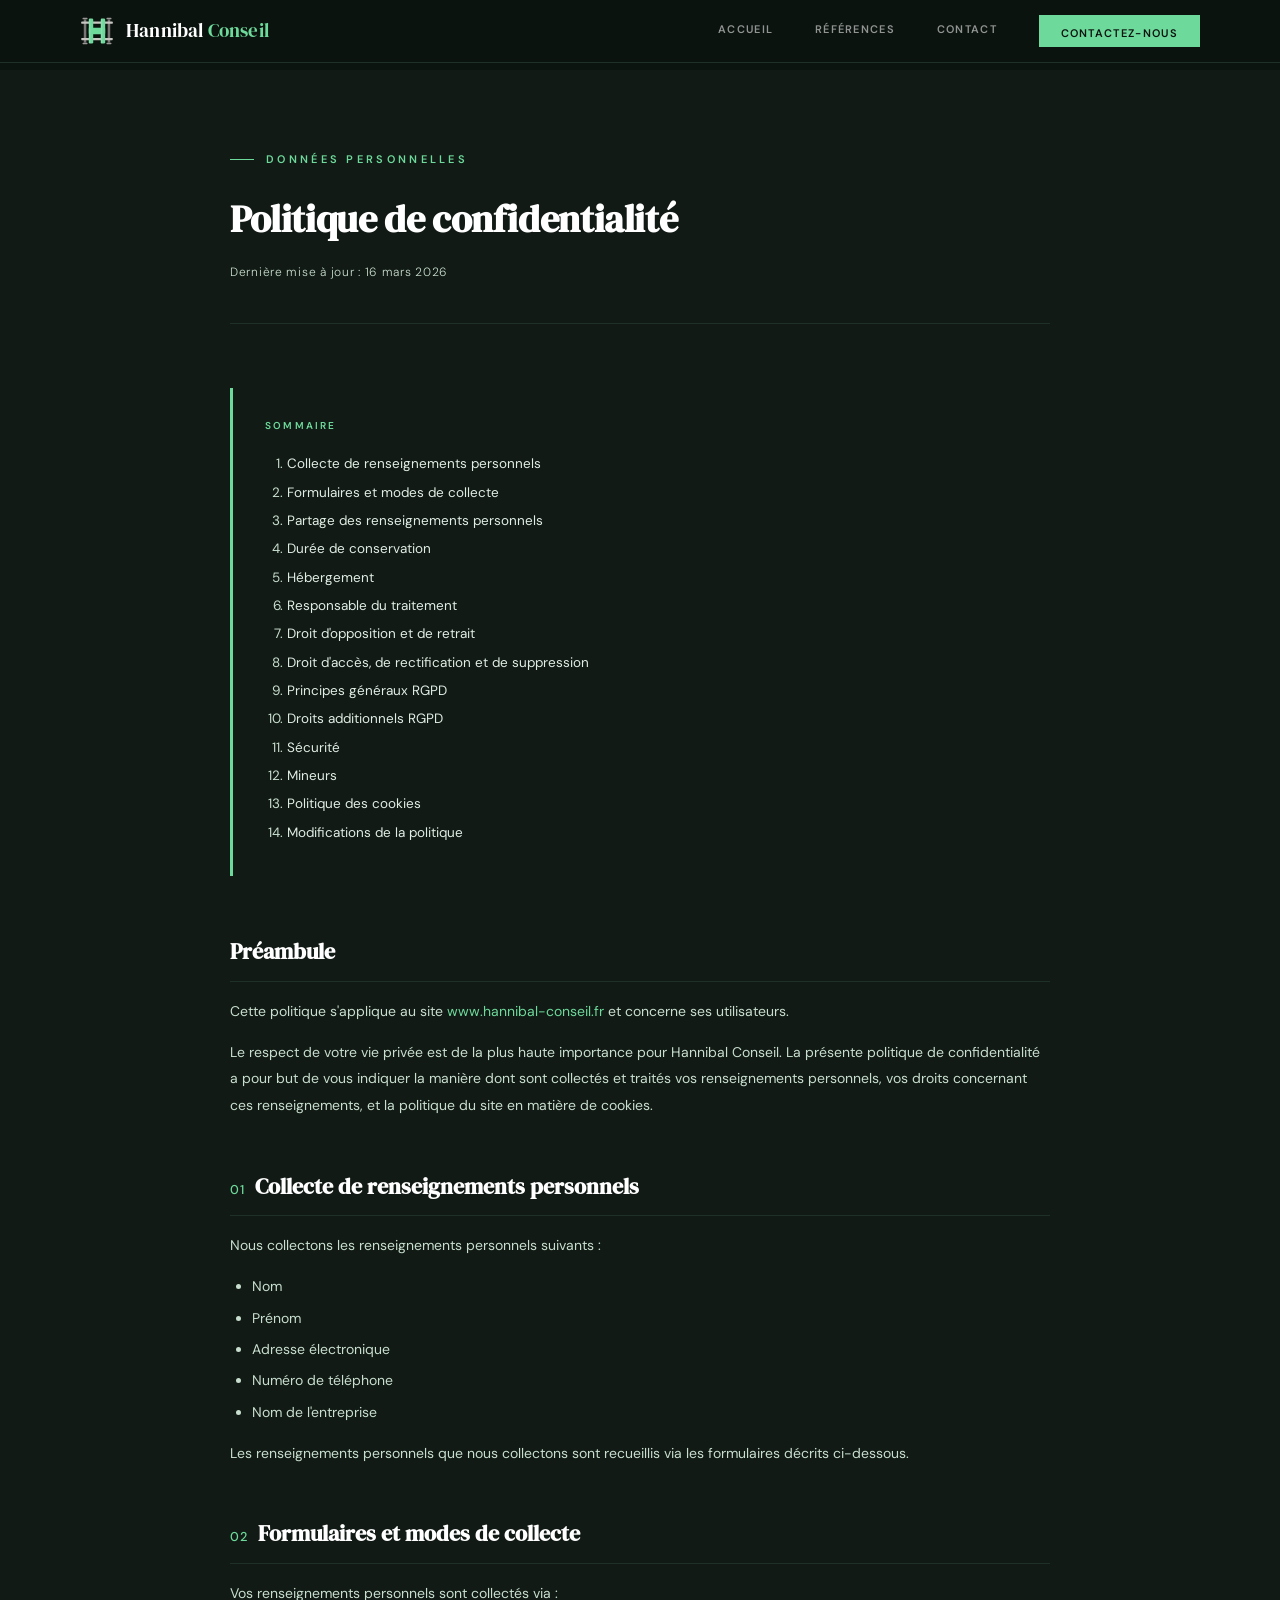
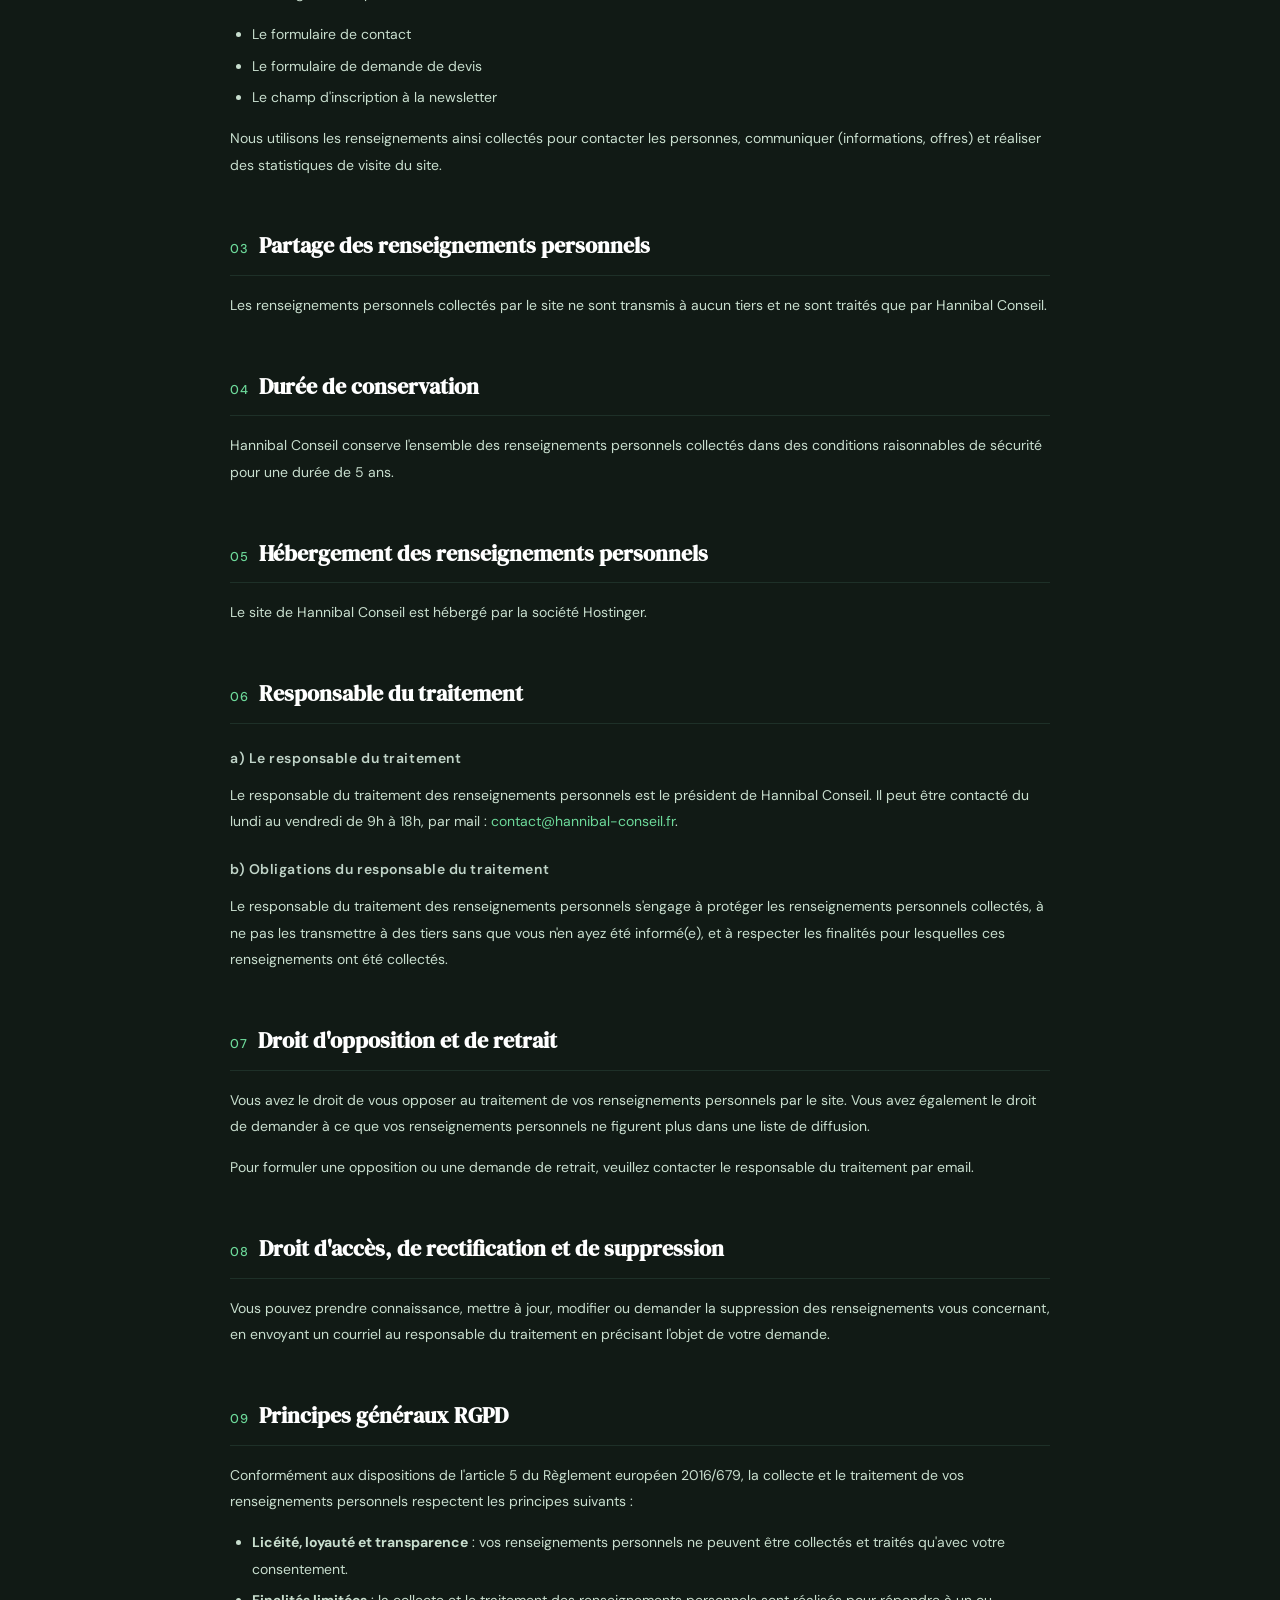
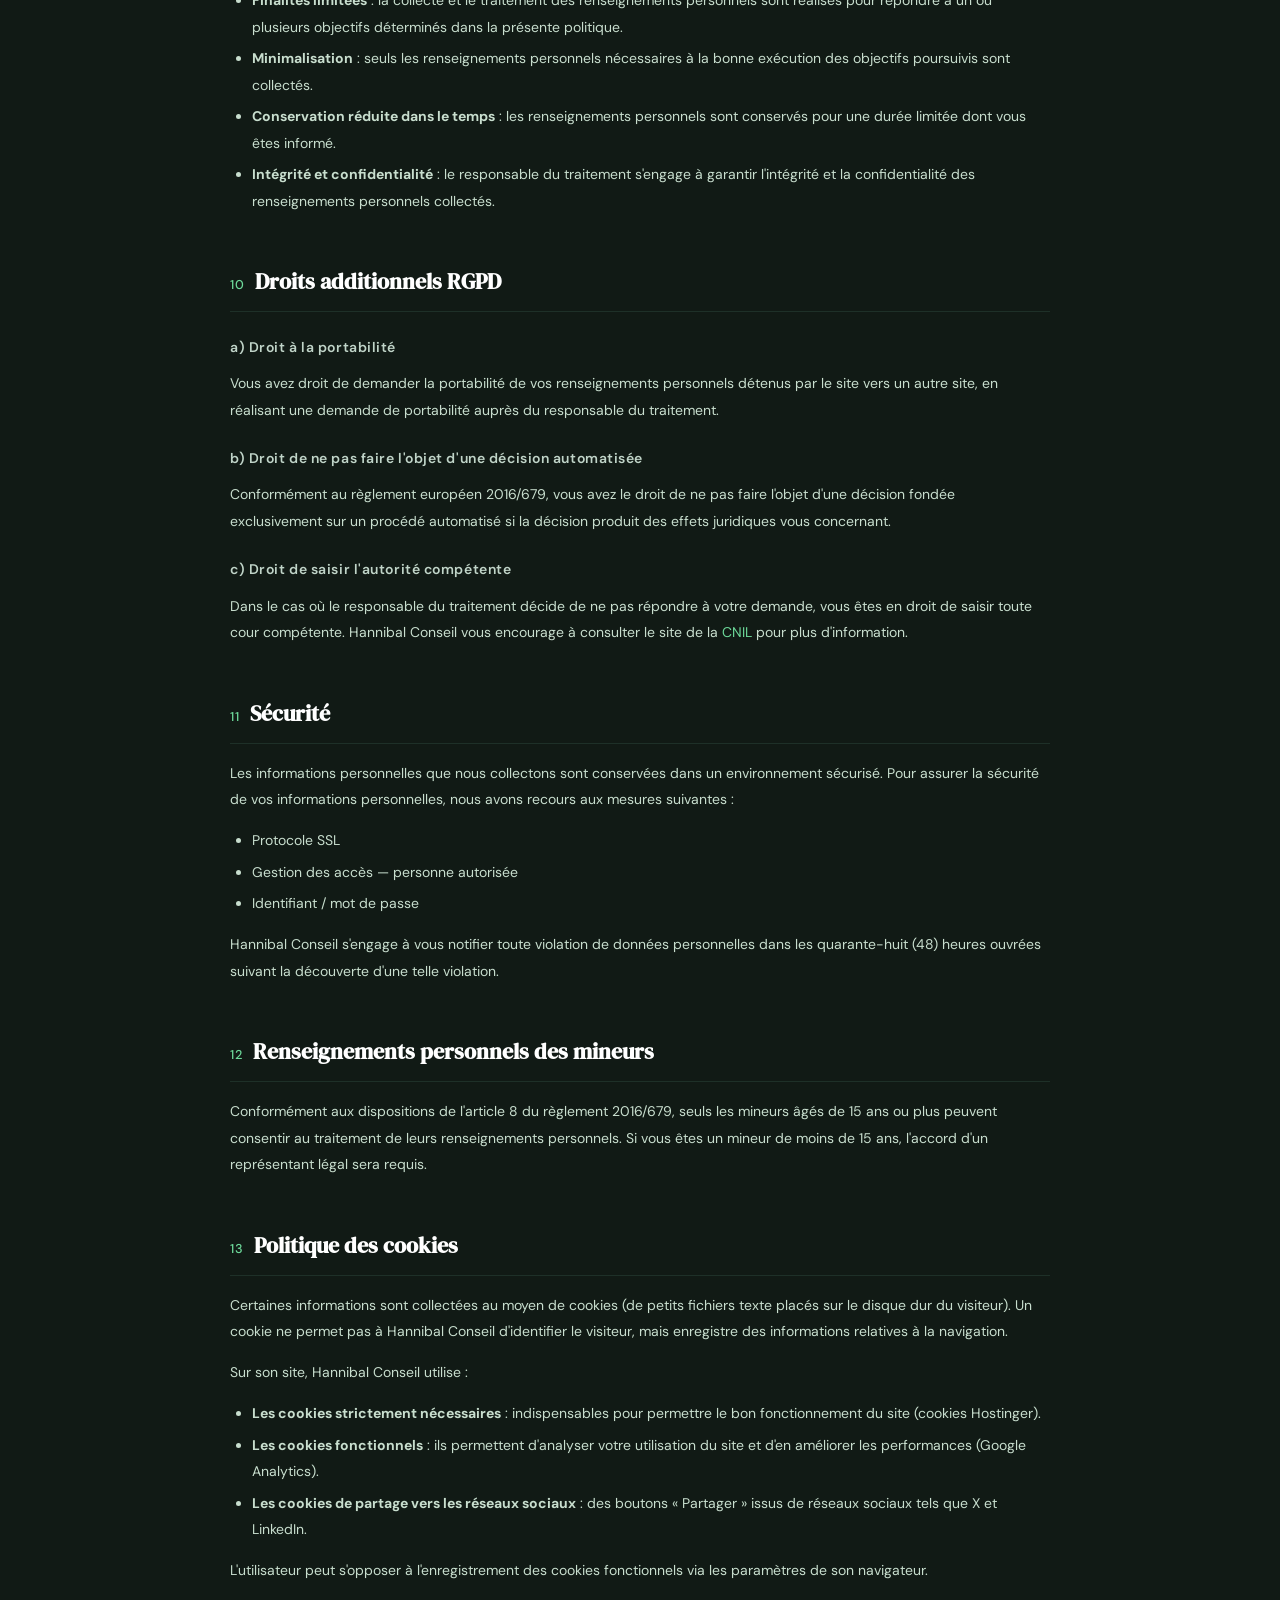
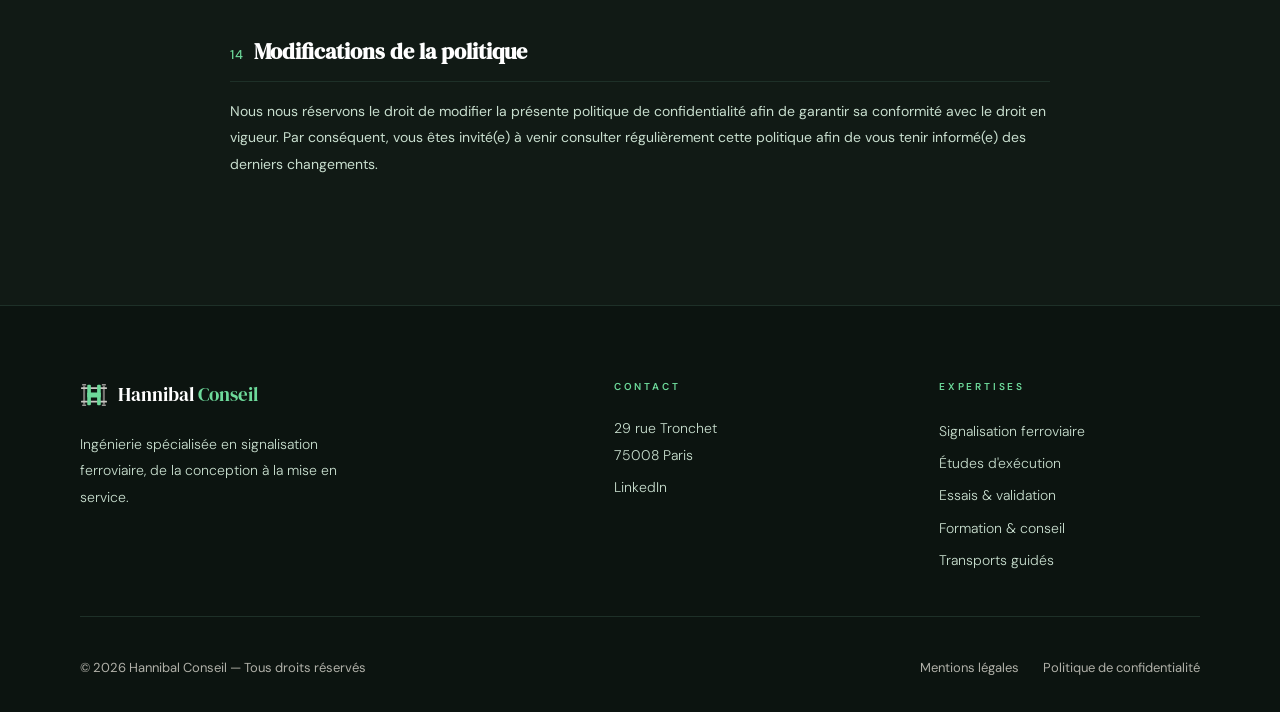
<file: privacy-policy.html>
<!DOCTYPE html>
<html lang="fr">
<head>
<meta charset="UTF-8">
<link rel="icon" type="image/svg+xml" href="favicon.svg">
<link rel="shortcut icon" href="favicon.svg">
<meta name="viewport" content="width=device-width, initial-scale=1.0">
<title>Politique de confidentialité — Hannibal Conseil</title>
<link href="https://fonts.googleapis.com/css2?family=DM+Sans:wght@300;400;500;600;700&family=DM+Serif+Display&display=swap" rel="stylesheet">
<link rel="stylesheet" href="style.css">
<!-- Google Tag Manager -->
<script>(function(w,d,s,l,i){w[l]=w[l]||[];w[l].push({'gtm.start':
new Date().getTime(),event:'gtm.js'});var f=d.getElementsByTagName(s)[0],
j=d.createElement(s),dl=l!='dataLayer'?'&l='+l:'';j.async=true;j.src=
'https://www.googletagmanager.com/gtm.js?id='+i+dl;f.parentNode.insertBefore(j,f);
})(window,document,'script','dataLayer','GTM-5385WJS5');</script>
<!-- End Google Tag Manager -->
<style>
/* ── PAGE LÉGALE (même style que mentions-legales) ── */
.legal-wrap { padding: 5rem 5rem; background: var(--bg); }
.legal-inner { max-width: 820px; margin: 0 auto; }
.legal-header { margin-bottom: 4rem; padding-bottom: 2.5rem; border-bottom: 1px solid var(--border); }
.legal-header h1 {
  font-family: 'DM Serif Display', serif;
  font-size: clamp(1.8rem, 3vw, 2.6rem);
  color: var(--white); letter-spacing: -.01em; margin-bottom: .6rem;
}
.legal-header .update { font-size: 12px; color: var(--muted); font-weight: 300; letter-spacing: .06em; }
.legal-toc { background: var(--bg); padding: 1.8rem 2rem; border-left: 3px solid var(--green); margin-bottom: 3.5rem; }
.legal-toc-title { font-size: 10px; font-weight: 600; letter-spacing: .22em; text-transform: uppercase; color: #6dd99a; margin-bottom: 1rem; }
.legal-toc ol { padding-left: 1.4rem; }
.legal-toc li { color: var(--muted); font-size: 13.5px; line-height: 2.1; }
.legal-toc a { color: var(--text); transition: color .2s; }
.legal-toc a:hover { color: #6dd99a; }
.legal-section { margin-bottom: 3rem; scroll-margin-top: 80px; }
.legal-section h2 {
  font-family: 'DM Serif Display', serif;
  font-size: 1.4rem; color: var(--white);
  margin-bottom: 1rem; padding-bottom: .6rem;
  border-bottom: 1px solid var(--border);
  display: flex; align-items: baseline; gap: 10px;
}
.legal-section h2 .num { font-family: 'DM Sans', sans-serif; font-size: .8rem; color: #6dd99a; font-weight: 500; letter-spacing: .06em; }
.legal-section h3 { font-size: 14px; font-weight: 600; color: var(--mid); letter-spacing: .04em; margin: 1.4rem 0 .7rem; }
.legal-section p { color: var(--muted); font-size: 14px; line-height: 1.9; margin-bottom: .9rem; }
.legal-section p:last-child { margin-bottom: 0; }
.legal-section ul { padding-left: 1.4rem; margin-bottom: .9rem; }
.legal-section ul li { color: var(--muted); font-size: 14px; line-height: 1.9; margin-bottom: .3rem; }
.legal-section a { color: #6dd99a; transition: opacity .2s; }
.legal-section a:hover { opacity: .75; }

@media (max-width: 1100px) { .legal-wrap { padding: 4rem 3rem; } }
@media (max-width: 900px)  { .legal-wrap { padding: 3rem 2.5rem; } }
@media (max-width: 600px)  { .legal-wrap { padding: 2.5rem 1.5rem; } .legal-toc { padding: 1.4rem 1.2rem; } }
</style>
</head>
<body>
<!-- Google Tag Manager (noscript) -->
<noscript><iframe src="https://www.googletagmanager.com/ns.html?id=GTM-5385WJS5"
height="0" width="0" style="display:none;visibility:hidden"></iframe></noscript>
<!-- End Google Tag Manager (noscript) -->
<!-- BURGER OVERLAY -->
<div class="nav-overlay" id="nav-overlay">
  <a href="index.html">Accueil</a>
  <a href="references.html">Références</a>
  <a href="contact.html">Contact</a>
  <a href="contact.html" class="nav-overlay-cta">Contactez-nous</a>
</div>

<!-- NAV -->
<nav id="navbar" class="opaque">
  <a href="index.html" class="nav-logo">
    <svg viewBox="0 0 54 54" style="width:34px;height:34px;flex-shrink:0" xmlns="http://www.w3.org/2000/svg">
      <rect x="4" y="6" width="8" height="2.5" rx="1" fill="#9a9896"/>
      <rect x="6" y="8.5" width="4" height="37" fill="#787674"/>
      <rect x="4" y="45.5" width="8" height="2.5" rx="1" fill="#9a9896"/>
      <rect x="42" y="6" width="8" height="2.5" rx="1" fill="#9a9896"/>
      <rect x="44" y="8.5" width="4" height="37" fill="#787674"/>
      <rect x="42" y="45.5" width="8" height="2.5" rx="1" fill="#9a9896"/>
      <rect x="2" y="12" width="50" height="3.5" rx="1" fill="#c8c6c2"/>
      <rect x="2" y="38" width="50" height="3.5" rx="1" fill="#c8c6c2"/>
      <rect x="14" y="7" width="7" height="40" rx="2" fill="#6dd99a"/>
      <rect x="33" y="7" width="7" height="40" rx="2" fill="#6dd99a"/>
      <rect x="14" y="22" width="26" height="10" rx="1.5" fill="#6dd99a"/>
      <rect x="14" y="7" width="2.5" height="40" rx="1" fill="white" opacity="0.18"/>
      <rect x="33" y="7" width="2.5" height="40" rx="1" fill="white" opacity="0.18"/>
    </svg>
    <span class="nav-brand">Hannibal <em>Conseil</em></span>
  </a>
  <div class="nav-links">
    <a href="index.html">Accueil</a>
    <a href="references.html">Références</a>
    <a href="contact.html">Contact</a>
    <a href="contact.html" class="nav-cta">Contactez-nous</a>
  </div>
  <button class="burger" id="burger" aria-label="Menu">
    <span></span><span></span><span></span>
  </button>
</nav>

<!-- CORPS -->
<div class="legal-wrap" style="margin-top:var(--nav-h)">
  <div class="legal-inner">

    <div class="legal-header">
      <div class="section-tag">Données personnelles</div>
      <h1>Politique de confidentialité</h1>
      <p class="update">Dernière mise à jour : 16 mars 2026</p>
    </div>

    <div class="legal-toc">
      <div class="legal-toc-title">Sommaire</div>
      <ol>
        <li><a href="#s1">Collecte de renseignements personnels</a></li>
        <li><a href="#s2">Formulaires et modes de collecte</a></li>
        <li><a href="#s3">Partage des renseignements personnels</a></li>
        <li><a href="#s4">Durée de conservation</a></li>
        <li><a href="#s5">Hébergement</a></li>
        <li><a href="#s6">Responsable du traitement</a></li>
        <li><a href="#s7">Droit d'opposition et de retrait</a></li>
        <li><a href="#s8">Droit d'accès, de rectification et de suppression</a></li>
        <li><a href="#s9">Principes généraux RGPD</a></li>
        <li><a href="#s10">Droits additionnels RGPD</a></li>
        <li><a href="#s11">Sécurité</a></li>
        <li><a href="#s12">Mineurs</a></li>
        <li><a href="#s13">Politique des cookies</a></li>
        <li><a href="#s14">Modifications de la politique</a></li>
      </ol>
    </div>

    <div class="legal-section">
      <h2>Préambule</h2>
      <p>Cette politique s'applique au site <a href="https://www.hannibal-conseil.fr">www.hannibal-conseil.fr</a> et concerne ses utilisateurs.</p>
      <p>Le respect de votre vie privée est de la plus haute importance pour Hannibal Conseil. La présente politique de confidentialité a pour but de vous indiquer la manière dont sont collectés et traités vos renseignements personnels, vos droits concernant ces renseignements, et la politique du site en matière de cookies.</p>
    </div>

    <div id="s1" class="legal-section">
      <h2><span class="num">01</span> Collecte de renseignements personnels</h2>
      <p>Nous collectons les renseignements personnels suivants :</p>
      <ul>
        <li>Nom</li>
        <li>Prénom</li>
        <li>Adresse électronique</li>
        <li>Numéro de téléphone</li>
        <li>Nom de l'entreprise</li>
      </ul>
      <p>Les renseignements personnels que nous collectons sont recueillis via les formulaires décrits ci-dessous.</p>
    </div>

    <div id="s2" class="legal-section">
      <h2><span class="num">02</span> Formulaires et modes de collecte</h2>
      <p>Vos renseignements personnels sont collectés via :</p>
      <ul>
        <li>Le formulaire de contact</li>
        <li>Le formulaire de demande de devis</li>
        <li>Le champ d'inscription à la newsletter</li>
      </ul>
      <p>Nous utilisons les renseignements ainsi collectés pour contacter les personnes, communiquer (informations, offres) et réaliser des statistiques de visite du site.</p>
    </div>

    <div id="s3" class="legal-section">
      <h2><span class="num">03</span> Partage des renseignements personnels</h2>
      <p>Les renseignements personnels collectés par le site ne sont transmis à aucun tiers et ne sont traités que par Hannibal Conseil.</p>
    </div>

    <div id="s4" class="legal-section">
      <h2><span class="num">04</span> Durée de conservation</h2>
      <p>Hannibal Conseil conserve l'ensemble des renseignements personnels collectés dans des conditions raisonnables de sécurité pour une durée de 5 ans.</p>
    </div>

    <div id="s5" class="legal-section">
      <h2><span class="num">05</span> Hébergement des renseignements personnels</h2>
      <p>Le site de Hannibal Conseil est hébergé par la société Hostinger.</p>
    </div>

    <div id="s6" class="legal-section">
      <h2><span class="num">06</span> Responsable du traitement</h2>
      <h3>a) Le responsable du traitement</h3>
      <p>Le responsable du traitement des renseignements personnels est le président de Hannibal Conseil. Il peut être contacté du lundi au vendredi de 9h à 18h, par mail : <a href="mailto:contact@hannibal-conseil.fr">contact@hannibal-conseil.fr</a>.</p>
      <h3>b) Obligations du responsable du traitement</h3>
      <p>Le responsable du traitement des renseignements personnels s'engage à protéger les renseignements personnels collectés, à ne pas les transmettre à des tiers sans que vous n'en ayez été informé(e), et à respecter les finalités pour lesquelles ces renseignements ont été collectés.</p>
    </div>

    <div id="s7" class="legal-section">
      <h2><span class="num">07</span> Droit d'opposition et de retrait</h2>
      <p>Vous avez le droit de vous opposer au traitement de vos renseignements personnels par le site. Vous avez également le droit de demander à ce que vos renseignements personnels ne figurent plus dans une liste de diffusion.</p>
      <p>Pour formuler une opposition ou une demande de retrait, veuillez contacter le responsable du traitement par email.</p>
    </div>

    <div id="s8" class="legal-section">
      <h2><span class="num">08</span> Droit d'accès, de rectification et de suppression</h2>
      <p>Vous pouvez prendre connaissance, mettre à jour, modifier ou demander la suppression des renseignements vous concernant, en envoyant un courriel au responsable du traitement en précisant l'objet de votre demande.</p>
    </div>

    <div id="s9" class="legal-section">
      <h2><span class="num">09</span> Principes généraux RGPD</h2>
      <p>Conformément aux dispositions de l'article 5 du Règlement européen 2016/679, la collecte et le traitement de vos renseignements personnels respectent les principes suivants :</p>
      <ul>
        <li><strong>Licéité, loyauté et transparence</strong> : vos renseignements personnels ne peuvent être collectés et traités qu'avec votre consentement.</li>
        <li><strong>Finalités limitées</strong> : la collecte et le traitement des renseignements personnels sont réalisés pour répondre à un ou plusieurs objectifs déterminés dans la présente politique.</li>
        <li><strong>Minimalisation</strong> : seuls les renseignements personnels nécessaires à la bonne exécution des objectifs poursuivis sont collectés.</li>
        <li><strong>Conservation réduite dans le temps</strong> : les renseignements personnels sont conservés pour une durée limitée dont vous êtes informé.</li>
        <li><strong>Intégrité et confidentialité</strong> : le responsable du traitement s'engage à garantir l'intégrité et la confidentialité des renseignements personnels collectés.</li>
      </ul>
    </div>

    <div id="s10" class="legal-section">
      <h2><span class="num">10</span> Droits additionnels RGPD</h2>
      <h3>a) Droit à la portabilité</h3>
      <p>Vous avez droit de demander la portabilité de vos renseignements personnels détenus par le site vers un autre site, en réalisant une demande de portabilité auprès du responsable du traitement.</p>
      <h3>b) Droit de ne pas faire l'objet d'une décision automatisée</h3>
      <p>Conformément au règlement européen 2016/679, vous avez le droit de ne pas faire l'objet d'une décision fondée exclusivement sur un procédé automatisé si la décision produit des effets juridiques vous concernant.</p>
      <h3>c) Droit de saisir l'autorité compétente</h3>
      <p>Dans le cas où le responsable du traitement décide de ne pas répondre à votre demande, vous êtes en droit de saisir toute cour compétente. Hannibal Conseil vous encourage à consulter le site de la <a href="https://www.cnil.fr" target="_blank" rel="noopener">CNIL</a> pour plus d'information.</p>
    </div>

    <div id="s11" class="legal-section">
      <h2><span class="num">11</span> Sécurité</h2>
      <p>Les informations personnelles que nous collectons sont conservées dans un environnement sécurisé. Pour assurer la sécurité de vos informations personnelles, nous avons recours aux mesures suivantes :</p>
      <ul>
        <li>Protocole SSL</li>
        <li>Gestion des accès — personne autorisée</li>
        <li>Identifiant / mot de passe</li>
      </ul>
      <p>Hannibal Conseil s'engage à vous notifier toute violation de données personnelles dans les quarante-huit (48) heures ouvrées suivant la découverte d'une telle violation.</p>
    </div>

    <div id="s12" class="legal-section">
      <h2><span class="num">12</span> Renseignements personnels des mineurs</h2>
      <p>Conformément aux dispositions de l'article 8 du règlement 2016/679, seuls les mineurs âgés de 15 ans ou plus peuvent consentir au traitement de leurs renseignements personnels. Si vous êtes un mineur de moins de 15 ans, l'accord d'un représentant légal sera requis.</p>
    </div>

    <div id="s13" class="legal-section">
      <h2><span class="num">13</span> Politique des cookies</h2>
      <p>Certaines informations sont collectées au moyen de cookies (de petits fichiers texte placés sur le disque dur du visiteur). Un cookie ne permet pas à Hannibal Conseil d'identifier le visiteur, mais enregistre des informations relatives à la navigation.</p>
      <p>Sur son site, Hannibal Conseil utilise :</p>
      <ul>
        <li><strong>Les cookies strictement nécessaires</strong> : indispensables pour permettre le bon fonctionnement du site (cookies Hostinger).</li>
        <li><strong>Les cookies fonctionnels</strong> : ils permettent d'analyser votre utilisation du site et d'en améliorer les performances (Google Analytics).</li>
        <li><strong>Les cookies de partage vers les réseaux sociaux</strong> : des boutons « Partager » issus de réseaux sociaux tels que X et LinkedIn.</li>
      </ul>
      <p>L'utilisateur peut s'opposer à l'enregistrement des cookies fonctionnels via les paramètres de son navigateur.</p>
    </div>

    <div id="s14" class="legal-section">
      <h2><span class="num">14</span> Modifications de la politique</h2>
      <p>Nous nous réservons le droit de modifier la présente politique de confidentialité afin de garantir sa conformité avec le droit en vigueur. Par conséquent, vous êtes invité(e) à venir consulter régulièrement cette politique afin de vous tenir informé(e) des derniers changements.</p>
    </div>

  </div>
</div>

<!-- FOOTER -->
<footer>
  <div class="footer-main">
  <div class="footer-inner">
    <div class="footer-col">
      <div class="footer-logo">
        <svg viewBox="0 0 54 54" style="width:28px;height:28px" xmlns="http://www.w3.org/2000/svg">
          <rect x="4" y="6" width="8" height="2.5" rx="1" fill="#9a9896"/>
          <rect x="6" y="8.5" width="4" height="37" fill="#787674"/>
          <rect x="4" y="45.5" width="8" height="2.5" rx="1" fill="#9a9896"/>
          <rect x="42" y="6" width="8" height="2.5" rx="1" fill="#9a9896"/>
          <rect x="44" y="8.5" width="4" height="37" fill="#787674"/>
          <rect x="42" y="45.5" width="8" height="2.5" rx="1" fill="#9a9896"/>
          <rect x="2" y="12" width="50" height="3.5" rx="1" fill="#c8c6c2"/>
          <rect x="2" y="38" width="50" height="3.5" rx="1" fill="#c8c6c2"/>
          <rect x="14" y="7" width="7" height="40" rx="2" fill="#6dd99a"/>
          <rect x="33" y="7" width="7" height="40" rx="2" fill="#6dd99a"/>
          <rect x="14" y="22" width="26" height="10" rx="1.5" fill="#6dd99a"/>
        </svg>
        <span class="footer-name">Hannibal <em>Conseil</em></span>
      </div>
      <p class="footer-desc">Ingénierie spécialisée en signalisation ferroviaire, de la conception à la mise en service.</p>
    </div>
    <div class="footer-col">
      <div class="footer-col-title">Contact</div>
      <p>29 rue Tronchet<br>75008 Paris</p>
      <a href="https://www.linkedin.com/in/wisam-i-6a949890" target="_blank" style="margin-top:.4rem;display:block">LinkedIn</a>
    </div>
    <div class="footer-col">
      <div class="footer-col-title">Expertises</div>
      <div class="footer-exp">
        Signalisation ferroviaire<br>
        Études d'exécution<br>
        Essais &amp; validation<br>
        Formation &amp; conseil<br>
        Transports guidés
      </div>
    </div>
  </div>
  <div class="footer-bottom">
    <span class="footer-copy">© 2026 Hannibal Conseil — Tous droits réservés</span>
    <div class="footer-legal">
      <a href="mentions-legales.html">Mentions légales</a>
      <a href="privacy-policy.html">Politique de confidentialité</a>
    </div>
  </div>
  </div>
</footer>

<script>
const nav = document.getElementById('navbar');
let lastY = 0;
window.addEventListener('scroll', () => {
  const y = window.scrollY;
  nav.style.transform = (y > lastY && y > 150) ? 'translateY(-100%)' : 'translateY(0)';
  lastY = y;
}, { passive: true });

const burger  = document.getElementById('burger');
const overlay = document.getElementById('nav-overlay');
burger.addEventListener('click', () => {
  burger.classList.toggle('open');
  overlay.classList.toggle('open');
  document.body.style.overflow = burger.classList.contains('open') ? 'hidden' : '';
});
overlay.querySelectorAll('a').forEach(a => {
  a.addEventListener('click', () => {
    burger.classList.remove('open');
    overlay.classList.remove('open');
    document.body.style.overflow = '';
  });
});
</script>
</body>
</html>
</file>
<file: style.css>
/* ═══════════════════════════════════════════════════════════════
   HANNIBAL CONSEIL — Feuille de style commune v2
   ═══════════════════════════════════════════════════════════════ */

*, *::before, *::after { box-sizing: border-box; margin: 0; padding: 0; }

:root {
  --green:     #6dd99a;
  --green-dk:  #4fba79;
  --green-lt:  #0d2418;
  --green-mid: #6dd99a;
  --green-acc: #6dd99a;
  --white:     #ffffff;
  --bg:        #111a15;
  --dark:      #0c1410;
  --mid:       #c0d4c8;
  --muted:     #c8dece;
  --border:    #1e3028;
  --text:      #e0ede4;
  --nav-h:     70px;
}

html { scroll-behavior: smooth; }
body {
  font-family: 'DM Sans', sans-serif;
  color: var(--text);
  background: var(--dark);
  font-size: 16px;
  line-height: 1.75;
  overflow-x: hidden;
}
a { text-decoration: none; color: inherit; }
img { display: block; max-width: 100%; }

/* ── BARRE DE PROGRESSION (touche unique) ── */
.scroll-progress {
  position: fixed; top: 0; left: 0; z-index: 500;
  height: 3px; width: 0%;
  background: linear-gradient(90deg, var(--green) 0%, var(--green-acc) 100%);
  pointer-events: none;
  transition: width .06s linear;
}

/* ── ANIMATIONS ── */
@keyframes fadeUp  { from { opacity:0; transform:translateY(30px) } to { opacity:1; transform:translateY(0) } }
@keyframes fadeIn  { from { opacity:0 } to { opacity:1 } }
@keyframes scaleIn { from { opacity:0; transform:scale(.97) } to { opacity:1; transform:scale(1) } }
@keyframes slideIn { from { opacity:0; transform:translateX(-20px) } to { opacity:1; transform:translateX(0) } }
@keyframes pulse   { 0%,100%{ opacity:.4; transform:scaleY(.9) } 50%{ opacity:1; transform:scaleY(1) } }

.reveal   { opacity:0; transform:translateY(24px);  transition: opacity .8s ease, transform .8s ease; }
.reveal-r { opacity:0; transform:translateX(28px);  transition: opacity .8s ease, transform .8s ease; }
.reveal-l { opacity:0; transform:translateX(-28px); transition: opacity .8s ease, transform .8s ease; }
.reveal.visible, .reveal-r.visible, .reveal-l.visible { opacity:1; transform:none; }
.d1 { transition-delay: .15s; }
.d2 { transition-delay: .30s; }
.d3 { transition-delay: .45s; }

/* ── SECTION TAG ── */
.section-tag {
  font-size: 11px; font-weight: 600; letter-spacing: .3em;
  text-transform: uppercase; color: var(--green-acc);
  margin-bottom: 1rem;
  display: flex; align-items: center; gap: 12px;
}
.section-tag::before { content:''; width:24px; height:1.5px; background:var(--green-acc); flex-shrink:0; }

/* ── NAVIGATION ── */
nav {
  position: fixed; top:0; left:0; right:0; z-index: 200;
  height: var(--nav-h);
  display: flex; align-items: center; justify-content: space-between;
  padding: 0 5rem;
  background: transparent;
  transition: background .35s ease, box-shadow .35s ease, height .35s ease;
}
nav.sticky, nav.opaque {
  background: rgba(12,20,16,.97);
  backdrop-filter: blur(20px);
  -webkit-backdrop-filter: blur(20px);
  box-shadow: 0 1px 0 var(--border);
  height: 62px;
}
.nav-logo { display:flex; align-items:center; gap:12px; transition:opacity .2s; }
.nav-logo:hover { opacity:.8; }
.nav-brand { font-family:'DM Serif Display',serif; font-size:19px; color:var(--white); transition:color .35s; letter-spacing:.01em; }
nav.sticky .nav-brand, nav.opaque .nav-brand { color:var(--white); }
.nav-brand em { color:var(--green-acc); font-style:normal; }

.nav-links { display:flex; align-items:center; gap:2.6rem; }
.nav-links a {
  font-size:11px; font-weight:600; letter-spacing:.12em;
  text-transform:uppercase; color:rgba(255,255,255,.75);
  position:relative; padding-bottom:3px; transition:color .25s;
}
.nav-links a::after {
  content:''; position:absolute; bottom:0; left:0;
  width:0; height:1.5px; background:var(--green-acc);
  transition:width .3s ease;
}
.nav-links a:hover, .nav-links a.active { color:var(--white); }
.nav-links a:hover::after, .nav-links a.active::after { width:100%; }
nav.sticky .nav-links a, nav.opaque .nav-links a { color:rgba(255,255,255,.55); }
nav.sticky .nav-links a:hover, nav.sticky .nav-links a.active,
nav.opaque .nav-links a:hover, nav.opaque .nav-links a.active { color:var(--white); }

.nav-cta {
  background:var(--green) !important; color:var(--dark) !important;
  padding:9px 22px; font-size:11px; font-weight:600;
  letter-spacing:.12em; text-transform:uppercase;
  transition:background .2s, transform .2s;
}
.nav-cta::after { display:none !important; }
.nav-cta:hover { background:var(--green-dk) !important; transform:translateY(-1px); }

/* Burger */
.burger {
  display:none;
  flex-direction:column; justify-content:center; align-items:center; gap:5px;
  width:40px; height:40px; cursor:pointer;
  background:none; border:1px solid rgba(255,255,255,.3);
  transition:border-color .2s;
}
nav.sticky .burger, nav.opaque .burger { border-color:rgba(109,217,154,.2); }
.burger:hover { border-color:var(--green-acc); }
.burger span { display:block; width:18px; height:1.5px; background:var(--white); transition:all .35s cubic-bezier(.77,0,.175,1); }
nav.sticky .burger span, nav.opaque .burger span { background:var(--white); }
.burger.open span:nth-child(1) { transform:translateY(6.5px) rotate(45deg); }
.burger.open span:nth-child(2) { opacity:0; transform:scaleX(0); }
.burger.open span:nth-child(3) { transform:translateY(-6.5px) rotate(-45deg); }

/* Overlay mobile */
.nav-overlay {
  position:fixed; inset:0; z-index:199;
  background:rgba(10,10,10,.97);
  display:flex; flex-direction:column; align-items:center; justify-content:center; gap:2rem;
  opacity:0; pointer-events:none;
  transition:opacity .4s ease;
}
.nav-overlay.open { opacity:1; pointer-events:all; }
.nav-overlay a {
  font-family:'DM Serif Display',serif;
  font-size:clamp(1.8rem,6vw,3rem);
  color:rgba(255,255,255,.5);
  transform:translateY(14px); opacity:0;
  transition:color .25s, transform .5s ease, opacity .5s ease;
}
.nav-overlay.open a { transform:translateY(0); opacity:1; }
.nav-overlay.open a:nth-child(1) { transition-delay:.05s; }
.nav-overlay.open a:nth-child(2) { transition-delay:.1s; }
.nav-overlay.open a:nth-child(3) { transition-delay:.15s; }
.nav-overlay.open a:nth-child(4) { transition-delay:.2s; }
.nav-overlay a:hover { color:var(--green-acc); }
.nav-overlay .nav-overlay-cta {
  margin-top:1rem;
  background:var(--green); color:var(--dark) !important;
  padding:14px 40px; font-family:'DM Sans',sans-serif;
  font-size:13px; font-weight:600; letter-spacing:.1em; text-transform:uppercase;
}

/* ── PAGE HERO (pages internes) ── */
.page-hero {
  margin-top:var(--nav-h);
  position:relative; height:360px; overflow:hidden;
  display:flex; align-items:center; justify-content:center; text-align:center;
}
.page-hero-bg {
  position:absolute; inset:0;
  background-size:cover; background-position:center;
  animation:scaleIn 1.2s ease both;
}
.page-hero-overlay { position:absolute; inset:0; background:rgba(8,22,14,.42); }
.page-hero-content { position:relative; z-index:2; padding:0 2rem; }
.page-hero-eyebrow {
  font-size:11px; font-weight:600; letter-spacing:.3em;
  text-transform:uppercase; color:var(--green-acc);
  margin-bottom:1rem; animation:fadeUp .7s ease .2s both;
  display:flex; align-items:center; justify-content:center; gap:12px;
}
.page-hero-eyebrow::before { content:''; width:24px; height:1.5px; background:var(--green-acc); }
.page-hero-content h1 {
  font-family:'DM Serif Display',serif; color:var(--white);
  font-size:clamp(2.2rem,4.5vw,3.6rem); letter-spacing:-.02em;
  animation:fadeUp .8s ease .3s both;
}

/* ── RAIL DIVIDER (touche ferroviaire unique) ── */
.rail-divider {
  height: 28px; width: 100%; overflow: hidden;
  position: relative; background: var(--bg);
  display: flex; align-items: center;
}
.rail-divider::before,
.rail-divider::after {
  content: '';
  position: absolute; left: 0; right: 0;
  height: 1.5px;
  background: var(--border);
}
.rail-divider::before { top: 10px; }
.rail-divider::after  { bottom: 10px; }
.rail-divider-sleepers {
  position: absolute; inset: 0;
  background: repeating-linear-gradient(
    to right,
    transparent 0px, transparent 20px,
    var(--border) 20px, var(--border) 22px
  );
  opacity: .6;
}

/* ── LIEN FLÈCHE ── */
.link-arrow {
  display:inline-flex; align-items:center; gap:8px;
  font-size:13px; font-weight:600; letter-spacing:.08em;
  text-transform:uppercase; color:var(--green-acc);
}
.link-arrow span { font-size:15px; transition:transform .2s; }
.link-arrow:hover span { transform:translateX(4px); }


/* ══════════════════════════════════════════
   FOOTER COMMUN
══════════════════════════════════════════ */
footer { background:var(--dark); border-top:1px solid var(--border); }

.footer-newsletter {
  background:var(--dark); padding:3.5rem 5rem;
  display:flex; align-items:center; justify-content:space-between; gap:3rem;
}
.footer-newsletter-text h3 {
  font-family:'DM Serif Display',serif;
  font-size:1.6rem; color:var(--white);
  margin-bottom:.4rem; letter-spacing:-.01em;
}
.footer-newsletter-text p { color:rgba(255,255,255,.45); font-size:14px; font-weight:300; }
.newsletter-form { display:flex; min-width:400px; }
.newsletter-form input {
  flex:1; background:rgba(255,255,255,.07);
  border:1px solid rgba(255,255,255,.15); border-right:none;
  padding:13px 20px; font-family:'DM Sans',sans-serif;
  font-size:14px; color:var(--white); outline:none;
  transition:border-color .25s;
}
.newsletter-form input::placeholder { color:rgba(255,255,255,.3); }
.newsletter-form input:focus { border-color:var(--green-acc); }
.newsletter-form button {
  background:var(--green); color:var(--white);
  border:none; padding:13px 28px;
  font-family:'DM Sans',sans-serif; font-size:12px;
  font-weight:600; letter-spacing:.1em; text-transform:uppercase;
  cursor:pointer; transition:background .2s;
  white-space:nowrap;
}
.newsletter-form button:hover { background:var(--green-mid); }

.footer-main { padding:4.5rem 5rem 2rem; }
.footer-inner {
  display:grid; grid-template-columns:1.8fr 1fr 1fr;
  gap:4rem; margin-bottom:2.5rem;
  padding-bottom:2.5rem; border-bottom:1px solid var(--border);
}
.footer-logo { display:flex; align-items:center; gap:10px; margin-bottom:1.2rem; }
.footer-name { font-family:'DM Serif Display',serif; font-size:19px; color:var(--white); }
.footer-name em { color:var(--green-acc); font-style:normal; }
.footer-desc { color:var(--muted); font-size:14px; font-weight:300; line-height:1.9; max-width:300px; }
.footer-col-title { font-size:10px; font-weight:600; letter-spacing:.28em; text-transform:uppercase; color:var(--green-acc); margin-bottom:1.2rem; }
.footer-col p { color:var(--muted); font-size:14px; font-weight:300; line-height:1.9; }
.footer-col a { color:var(--muted); font-size:14px; font-weight:300; display:block; margin-bottom:5px; transition:color .2s; }
.footer-col a:hover { color:var(--white); }
.footer-exp { color:var(--muted); font-size:14px; font-weight:300; line-height:2.3; }
.footer-bottom { display:flex; align-items:center; justify-content:space-between; }
.footer-copy { color:#b0b0a8; font-size:13px; }
.footer-legal { display:flex; gap:1.5rem; }
.footer-legal a { color:#b0b0a8; font-size:13px; transition:color .2s; }
.footer-legal a:hover { color:var(--green-acc); }

/* ══════════════════════════════════════════
   RESPONSIVE — BREAKPOINTS
══════════════════════════════════════════ */

@media (max-width: 1100px) {
  nav { padding:0 3rem; }
  .footer-newsletter { padding:3rem; }
  .footer-main { padding:4rem 3rem 2rem; }
  .footer-inner { gap:3rem; }
}

@media (max-width: 900px) {
  nav { padding:0 2rem; }
  .nav-links { display:none; }
  .burger { display:flex; }
  .page-hero { height:280px; }
  .footer-newsletter {
    padding:3rem 2.5rem;
    flex-direction:column; align-items:flex-start; gap:2rem;
  }
  .newsletter-form { min-width:auto; width:100%; }
  .footer-main { padding:3.5rem 2rem 1.5rem; }
  .footer-inner { grid-template-columns:1fr 1fr; gap:2.5rem; }
  .footer-bottom { flex-direction:column; gap:1rem; align-items:flex-start; }
}

@media (max-width: 600px) {
  nav { padding:0 1.2rem; }
  .page-hero { height:240px; }
  .page-hero-content h1 { font-size:1.8rem; }
  .footer-newsletter { padding:2.5rem 1.5rem; }
  .newsletter-form { flex-direction:column; }
  .newsletter-form input { border-right:1px solid rgba(255,255,255,.15); }
  .newsletter-form button { padding:13px 20px; }
  .footer-main { padding:2.5rem 1.2rem 1.2rem; }
  .footer-inner { grid-template-columns:1fr; gap:2rem; }
  .footer-legal { flex-direction:column; gap:.6rem; }
}
</file>
